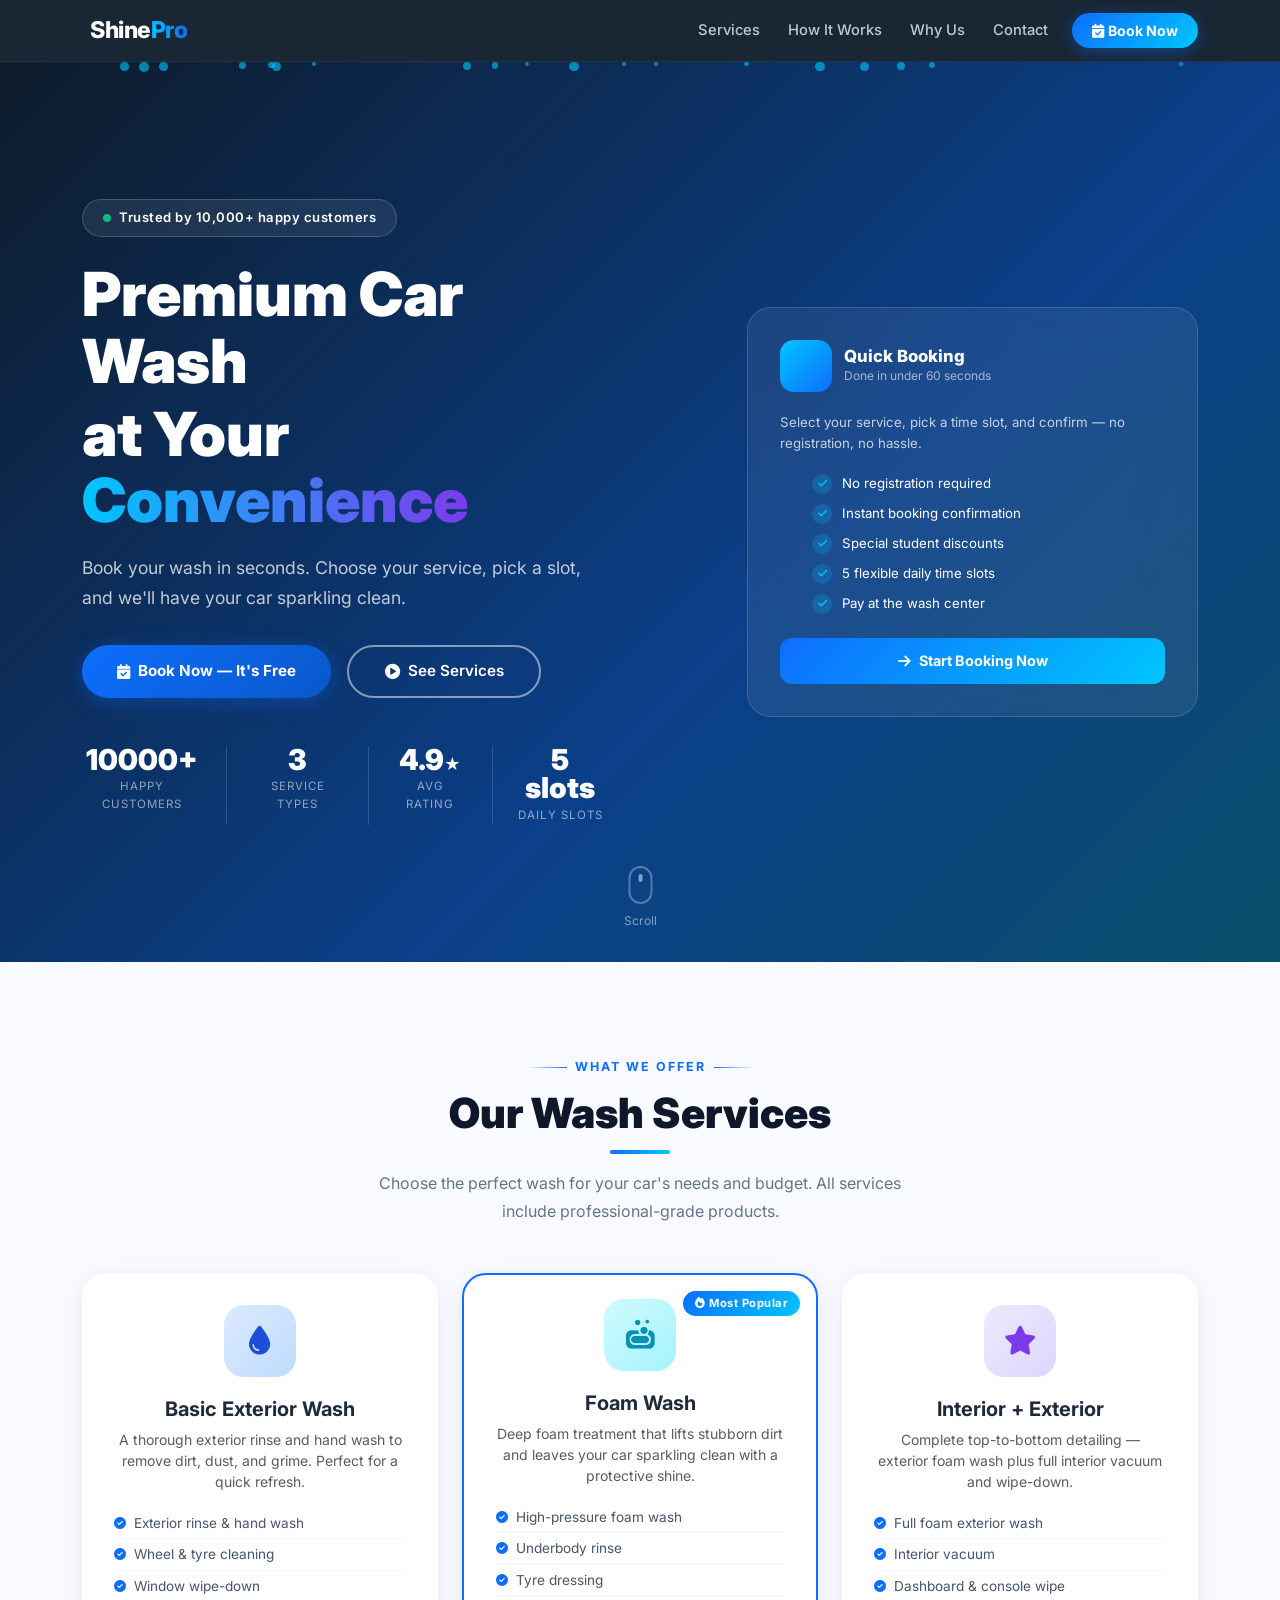
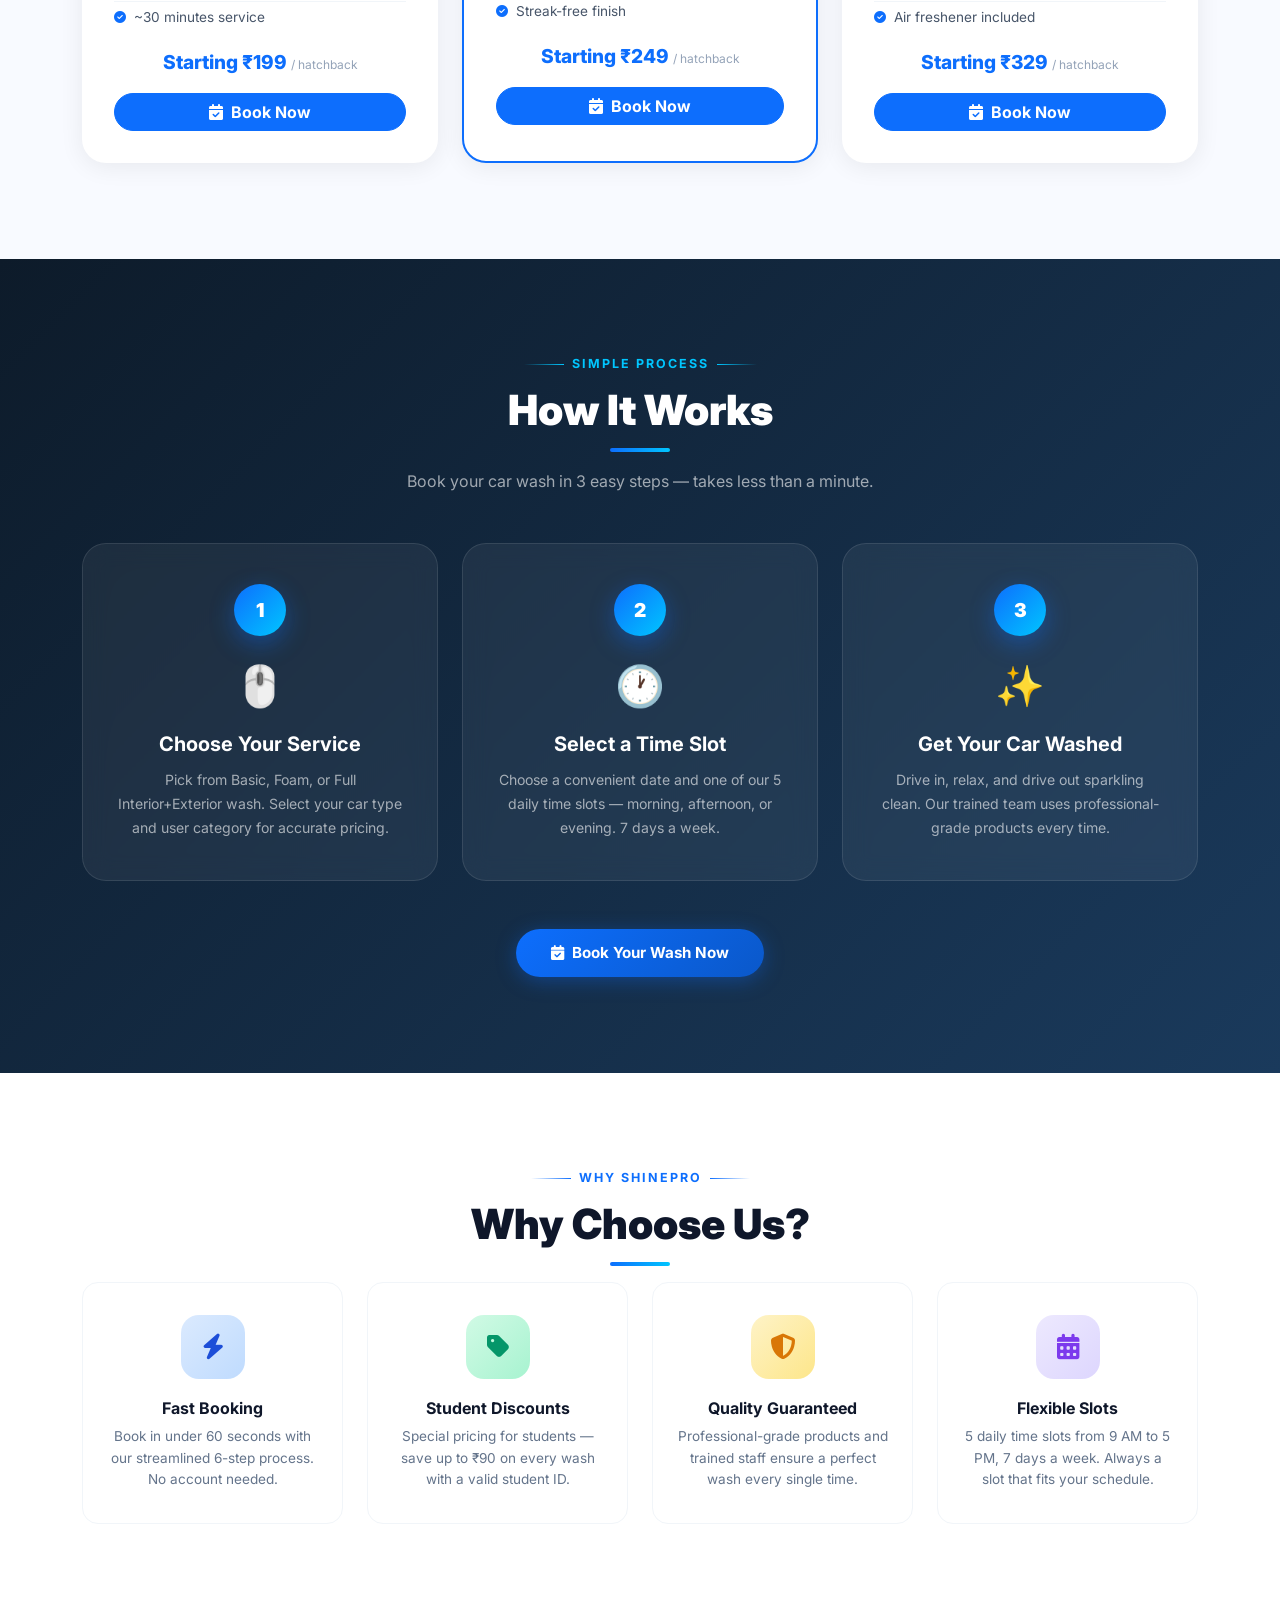
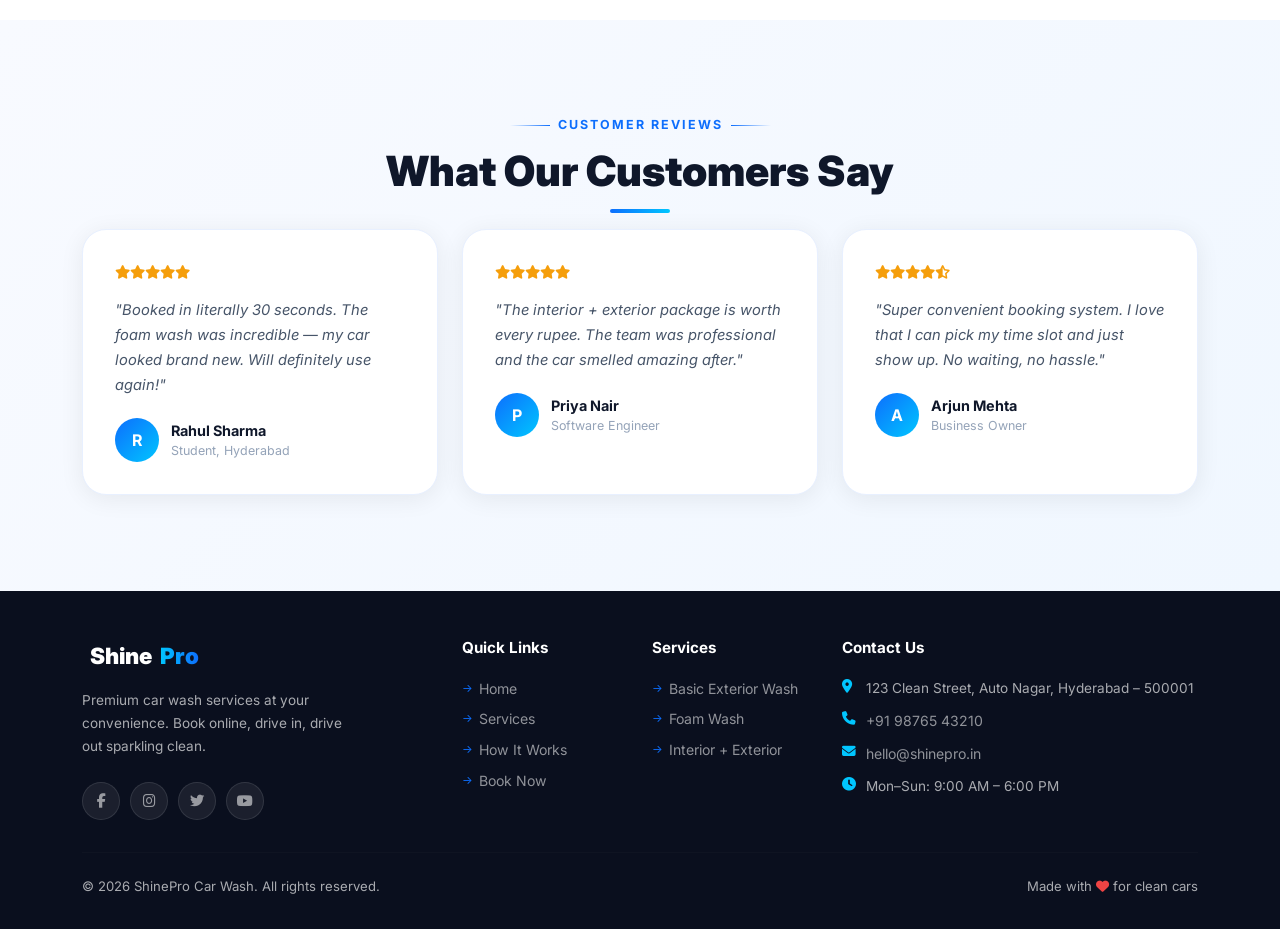
<file: index.html>
﻿<!DOCTYPE html>
<html lang="en">
<head>
  <meta charset="UTF-8" />
  <meta name="viewport" content="width=device-width, initial-scale=1.0" />
  <title>ShinePro – Premium Car Wash Booking</title>
  <meta name="description" content="Book your premium car wash in seconds. Basic, Foam, or Full Interior+Exterior wash services." />
  <link href="https://cdn.jsdelivr.net/npm/bootstrap@5.3.3/dist/css/bootstrap.min.css" rel="stylesheet" />
  <link href="https://cdnjs.cloudflare.com/ajax/libs/font-awesome/6.5.0/css/all.min.css" rel="stylesheet" />
  <link href="https://fonts.googleapis.com/css2?family=Inter:wght@400;500;600;700;800;900&display=swap" rel="stylesheet" />
  <link href="css/style.css" rel="stylesheet" />
  <style>body{font-family:'Inter',system-ui,sans-serif}</style>
</head>
<body>

<!-- ═══ NAVBAR ═══ -->
<nav class="navbar navbar-expand-lg sticky-top">
  <div class="container">
    <a class="navbar-brand" href="index.html">
      <i class="fas fa-car-wash brand-icon"></i>Shine<span>Pro</span>
    </a>
    <button class="navbar-toggler border-0" type="button" data-bs-toggle="collapse" data-bs-target="#navMenu" aria-label="Toggle navigation">
      <span class="navbar-toggler-icon"></span>
    </button>
    <div class="collapse navbar-collapse" id="navMenu">
      <ul class="navbar-nav ms-auto align-items-lg-center gap-lg-1">
        <li class="nav-item"><a class="nav-link" href="#services">Services</a></li>
        <li class="nav-item"><a class="nav-link" href="#how-it-works">How It Works</a></li>
        <li class="nav-item"><a class="nav-link" href="#why-us">Why Us</a></li>
        <li class="nav-item"><a class="nav-link" href="#contact">Contact</a></li>
        <li class="nav-item ms-lg-2 mt-2 mt-lg-0">
          <a class="btn-book-nav btn btn-sm" href="booking.html">
            <i class="fas fa-calendar-check me-1"></i>Book Now
          </a>
        </li>
      </ul>
    </div>
  </div>
</nav>

<!-- ═══ HERO ═══ -->
<section class="hero-section">
  <div class="hero-bg-img"></div>
  <div class="hero-overlay"></div>
  <div id="heroParticles" class="hero-particles"></div>

  <div class="container position-relative" style="z-index:2">
    <div class="row align-items-center min-vh-100 py-5">

      <div class="col-lg-6 hero-content">
        <div class="hero-badge">
          <span class="badge-dot"></span>
          Trusted by 10,000+ happy customers
        </div>
        <h1 class="hero-title">
          Premium Car Wash
          <span class="line2">at Your <span class="highlight">Convenience</span></span>
        </h1>
        <p class="hero-subtitle">
          Book your wash in seconds. Choose your service, pick a slot, and we'll have your car sparkling clean.
        </p>
        <div class="hero-cta-group">
          <a href="booking.html" class="btn-primary-custom">
            <i class="fas fa-calendar-check"></i>Book Now — It's Free
          </a>
          <a href="#services" class="btn-outline-custom">
            <i class="fas fa-play-circle"></i>See Services
          </a>
        </div>
        <div class="hero-stats">
          <div class="hero-stat">
            <span class="number" data-count="10000" data-suffix="+">10000+</span>
            <span class="label">Happy Customers</span>
          </div>
          <div class="hero-stat">
            <span class="number">3</span>
            <span class="label">Service Types</span>
          </div>
          <div class="hero-stat">
            <span class="number">4.9<span style="font-size:1rem">★</span></span>
            <span class="label">Avg Rating</span>
          </div>
          <div class="hero-stat">
            <span class="number" data-count="5" data-suffix=" slots">5 slots</span>
            <span class="label">Daily Slots</span>
          </div>
        </div>
      </div>

      <div class="col-lg-5 offset-lg-1 hero-visual mt-5 mt-lg-0">
        <div class="hero-card-float">
          <div class="card-header-row">
            <div class="card-icon-wrap"><i class="fas fa-car-wash"></i></div>
            <div>
              <h5>Quick Booking</h5>
              <p style="font-size:0.75rem;opacity:0.6;margin:0">Done in under 60 seconds</p>
            </div>
          </div>
          <p>Select your service, pick a time slot, and confirm — no registration, no hassle.</p>
          <ul class="hero-checklist">
            <li><span class="chk"><i class="fas fa-check"></i></span>No registration required</li>
            <li><span class="chk"><i class="fas fa-check"></i></span>Instant booking confirmation</li>
            <li><span class="chk"><i class="fas fa-check"></i></span>Special student discounts</li>
            <li><span class="chk"><i class="fas fa-check"></i></span>5 flexible daily time slots</li>
            <li><span class="chk"><i class="fas fa-check"></i></span>Pay at the wash center</li>
          </ul>
          <a href="booking.html" class="btn-start">
            <i class="fas fa-arrow-right me-2"></i>Start Booking Now
          </a>
        </div>
      </div>

    </div>
  </div>

  <div class="scroll-indicator">
    <div class="scroll-mouse"><div class="scroll-wheel"></div></div>
    <span>Scroll</span>
  </div>
</section>

<!-- ═══ SERVICES ═══ -->
<section class="section-pad services-section" id="services">
  <div class="container">
    <div class="text-center reveal">
      <div class="section-eyebrow">What We Offer</div>
      <h2 class="section-title">Our Wash Services</h2>
      <div class="section-divider mx-auto"></div>
      <p class="section-subtitle">Choose the perfect wash for your car's needs and budget. All services include professional-grade products.</p>
    </div>

    <div class="row g-4">

      <div class="col-md-4 reveal reveal-delay-1">
        <div class="service-card">
          <div class="card-body text-center">
            <div class="card-icon blue"><i class="fas fa-tint"></i></div>
            <h5 class="fw-bold mb-2">Basic Exterior Wash</h5>
            <p class="text-muted small mb-3">A thorough exterior rinse and hand wash to remove dirt, dust, and grime. Perfect for a quick refresh.</p>
            <ul class="feature-list text-start mb-3">
              <li><i class="fas fa-check-circle"></i>Exterior rinse &amp; hand wash</li>
              <li><i class="fas fa-check-circle"></i>Wheel &amp; tyre cleaning</li>
              <li><i class="fas fa-check-circle"></i>Window wipe-down</li>
              <li><i class="fas fa-check-circle"></i>~30 minutes service</li>
            </ul>
            <div class="price-tag mb-3">Starting ₹199 <small>/ hatchback</small></div>
            <a href="booking.html" class="btn btn-primary w-100 fw-bold" style="border-radius:50px">
              <i class="fas fa-calendar-check me-2"></i>Book Now
            </a>
          </div>
        </div>
      </div>

      <div class="col-md-4 reveal reveal-delay-2">
        <div class="service-card" style="border:2px solid #0d6efd">
          <div class="popular-badge"><i class="fas fa-fire me-1"></i>Most Popular</div>
          <div class="card-body text-center pt-4">
            <div class="card-icon cyan"><i class="fas fa-soap"></i></div>
            <h5 class="fw-bold mb-2">Foam Wash</h5>
            <p class="text-muted small mb-3">Deep foam treatment that lifts stubborn dirt and leaves your car sparkling clean with a protective shine.</p>
            <ul class="feature-list text-start mb-3">
              <li><i class="fas fa-check-circle"></i>High-pressure foam wash</li>
              <li><i class="fas fa-check-circle"></i>Underbody rinse</li>
              <li><i class="fas fa-check-circle"></i>Tyre dressing</li>
              <li><i class="fas fa-check-circle"></i>Streak-free finish</li>
            </ul>
            <div class="price-tag mb-3">Starting ₹249 <small>/ hatchback</small></div>
            <a href="booking.html" class="btn btn-primary w-100 fw-bold" style="border-radius:50px">
              <i class="fas fa-calendar-check me-2"></i>Book Now
            </a>
          </div>
        </div>
      </div>

      <div class="col-md-4 reveal reveal-delay-3">
        <div class="service-card">
          <div class="card-body text-center">
            <div class="card-icon purple"><i class="fas fa-star"></i></div>
            <h5 class="fw-bold mb-2">Interior + Exterior</h5>
            <p class="text-muted small mb-3">Complete top-to-bottom detailing — exterior foam wash plus full interior vacuum and wipe-down.</p>
            <ul class="feature-list text-start mb-3">
              <li><i class="fas fa-check-circle"></i>Full foam exterior wash</li>
              <li><i class="fas fa-check-circle"></i>Interior vacuum</li>
              <li><i class="fas fa-check-circle"></i>Dashboard &amp; console wipe</li>
              <li><i class="fas fa-check-circle"></i>Air freshener included</li>
            </ul>
            <div class="price-tag mb-3">Starting ₹329 <small>/ hatchback</small></div>
            <a href="booking.html" class="btn btn-primary w-100 fw-bold" style="border-radius:50px">
              <i class="fas fa-calendar-check me-2"></i>Book Now
            </a>
          </div>
        </div>
      </div>

    </div>
  </div>
</section>

<!-- ═══ HOW IT WORKS ═══ -->
<section class="section-pad how-section" id="how-it-works">
  <div class="container">
    <div class="text-center reveal">
      <div class="section-eyebrow">Simple Process</div>
      <h2 class="section-title">How It Works</h2>
      <div class="section-divider mx-auto"></div>
      <p class="section-subtitle" style="color:rgba(255,255,255,0.6)">Book your car wash in 3 easy steps — takes less than a minute.</p>
    </div>

    <div class="row g-4 align-items-stretch">
      <div class="col-md-4 reveal reveal-delay-1">
        <div class="step-card">
          <div class="step-number">1</div>
          <span class="step-icon-wrap">🖱️</span>
          <h5>Choose Your Service</h5>
          <p>Pick from Basic, Foam, or Full Interior+Exterior wash. Select your car type and user category for accurate pricing.</p>
        </div>
      </div>
      <div class="col-md-4 reveal reveal-delay-2">
        <div class="step-card">
          <div class="step-number">2</div>
          <span class="step-icon-wrap">🕐</span>
          <h5>Select a Time Slot</h5>
          <p>Choose a convenient date and one of our 5 daily time slots — morning, afternoon, or evening. 7 days a week.</p>
        </div>
      </div>
      <div class="col-md-4 reveal reveal-delay-3">
        <div class="step-card">
          <div class="step-number">3</div>
          <span class="step-icon-wrap">✨</span>
          <h5>Get Your Car Washed</h5>
          <p>Drive in, relax, and drive out sparkling clean. Our trained team uses professional-grade products every time.</p>
        </div>
      </div>
    </div>

    <div class="text-center mt-5 reveal">
      <a href="booking.html" class="btn-primary-custom">
        <i class="fas fa-calendar-check"></i>Book Your Wash Now
      </a>
    </div>
  </div>
</section>

<!-- ═══ WHY CHOOSE US ═══ -->
<section class="section-pad why-section" id="why-us">
  <div class="container">
    <div class="text-center reveal">
      <div class="section-eyebrow">Why ShinePro</div>
      <h2 class="section-title">Why Choose Us?</h2>
      <div class="section-divider mx-auto"></div>
    </div>
    <div class="row g-4">
      <div class="col-sm-6 col-lg-3 reveal reveal-delay-1">
        <div class="why-card">
          <div class="why-icon i1"><i class="fas fa-bolt"></i></div>
          <h6>Fast Booking</h6>
          <p>Book in under 60 seconds with our streamlined 6-step process. No account needed.</p>
        </div>
      </div>
      <div class="col-sm-6 col-lg-3 reveal reveal-delay-2">
        <div class="why-card">
          <div class="why-icon i2"><i class="fas fa-tag"></i></div>
          <h6>Student Discounts</h6>
          <p>Special pricing for students — save up to ₹90 on every wash with a valid student ID.</p>
        </div>
      </div>
      <div class="col-sm-6 col-lg-3 reveal reveal-delay-3">
        <div class="why-card">
          <div class="why-icon i3"><i class="fas fa-shield-alt"></i></div>
          <h6>Quality Guaranteed</h6>
          <p>Professional-grade products and trained staff ensure a perfect wash every single time.</p>
        </div>
      </div>
      <div class="col-sm-6 col-lg-3 reveal reveal-delay-4">
        <div class="why-card">
          <div class="why-icon i4"><i class="fas fa-calendar-alt"></i></div>
          <h6>Flexible Slots</h6>
          <p>5 daily time slots from 9 AM to 5 PM, 7 days a week. Always a slot that fits your schedule.</p>
        </div>
      </div>
    </div>
  </div>
</section>

<!-- ═══ TESTIMONIALS ═══ -->
<section class="section-pad testimonials-section">
  <div class="container">
    <div class="text-center reveal">
      <div class="section-eyebrow">Customer Reviews</div>
      <h2 class="section-title">What Our Customers Say</h2>
      <div class="section-divider mx-auto"></div>
    </div>
    <div class="row g-4">
      <div class="col-md-4 reveal reveal-delay-1">
        <div class="testimonial-card">
          <div class="stars"><i class="fas fa-star"></i><i class="fas fa-star"></i><i class="fas fa-star"></i><i class="fas fa-star"></i><i class="fas fa-star"></i></div>
          <p class="quote">"Booked in literally 30 seconds. The foam wash was incredible — my car looked brand new. Will definitely use again!"</p>
          <div class="author">
            <div class="author-avatar">R</div>
            <div><div class="author-name">Rahul Sharma</div><div class="author-role">Student, Hyderabad</div></div>
          </div>
        </div>
      </div>
      <div class="col-md-4 reveal reveal-delay-2">
        <div class="testimonial-card">
          <div class="stars"><i class="fas fa-star"></i><i class="fas fa-star"></i><i class="fas fa-star"></i><i class="fas fa-star"></i><i class="fas fa-star"></i></div>
          <p class="quote">"The interior + exterior package is worth every rupee. The team was professional and the car smelled amazing after."</p>
          <div class="author">
            <div class="author-avatar">P</div>
            <div><div class="author-name">Priya Nair</div><div class="author-role">Software Engineer</div></div>
          </div>
        </div>
      </div>
      <div class="col-md-4 reveal reveal-delay-3">
        <div class="testimonial-card">
          <div class="stars"><i class="fas fa-star"></i><i class="fas fa-star"></i><i class="fas fa-star"></i><i class="fas fa-star"></i><i class="fas fa-star-half-alt"></i></div>
          <p class="quote">"Super convenient booking system. I love that I can pick my time slot and just show up. No waiting, no hassle."</p>
          <div class="author">
            <div class="author-avatar">A</div>
            <div><div class="author-name">Arjun Mehta</div><div class="author-role">Business Owner</div></div>
          </div>
        </div>
      </div>
    </div>
  </div>
</section>

<!-- ═══ FOOTER ═══ -->
<footer class="footer pt-5 pb-3" id="contact">
  <div class="container">
    <div class="row g-4 mb-4">
      <div class="col-lg-4">
        <div class="footer-brand"><i class="fas fa-car-wash" style="color:#00c6ff"></i>Shine<span>Pro</span></div>
        <p class="footer-desc">Premium car wash services at your convenience. Book online, drive in, drive out sparkling clean.</p>
        <div class="social-links">
          <a href="#" aria-label="Facebook"><i class="fab fa-facebook-f"></i></a>
          <a href="#" aria-label="Instagram"><i class="fab fa-instagram"></i></a>
          <a href="#" aria-label="Twitter"><i class="fab fa-twitter"></i></a>
          <a href="#" aria-label="YouTube"><i class="fab fa-youtube"></i></a>
        </div>
      </div>
      <div class="col-sm-6 col-lg-2">
        <h6>Quick Links</h6>
        <ul class="list-unstyled footer-links">
          <li><a href="index.html">Home</a></li>
          <li><a href="#services">Services</a></li>
          <li><a href="#how-it-works">How It Works</a></li>
          <li><a href="booking.html">Book Now</a></li>
        </ul>
      </div>
      <div class="col-sm-6 col-lg-2">
        <h6>Services</h6>
        <ul class="list-unstyled footer-links">
          <li><a href="booking.html">Basic Exterior Wash</a></li>
          <li><a href="booking.html">Foam Wash</a></li>
          <li><a href="booking.html">Interior + Exterior</a></li>
        </ul>
      </div>
      <div class="col-lg-4">
        <h6>Contact Us</h6>
        <div class="footer-contact-item"><i class="fas fa-map-marker-alt icon"></i><span>123 Clean Street, Auto Nagar, Hyderabad – 500001</span></div>
        <div class="footer-contact-item"><i class="fas fa-phone icon"></i><a href="tel:+919876543210">+91 98765 43210</a></div>
        <div class="footer-contact-item"><i class="fas fa-envelope icon"></i><a href="mailto:hello@shinepro.in">hello@shinepro.in</a></div>
        <div class="footer-contact-item"><i class="fas fa-clock icon"></i><span>Mon–Sun: 9:00 AM – 6:00 PM</span></div>
      </div>
    </div>
    <hr class="footer-divider" />
    <div class="footer-bottom">
      <p>© 2026 ShinePro Car Wash. All rights reserved.</p>
      <p>Made with <i class="fas fa-heart" style="color:#ef4444"></i> for clean cars</p>
    </div>
  </div>
</footer>

<script src="https://cdn.jsdelivr.net/npm/bootstrap@5.3.3/dist/js/bootstrap.bundle.min.js"></script>
<script src="js/script.js"></script>
</body>
</html>
</file>
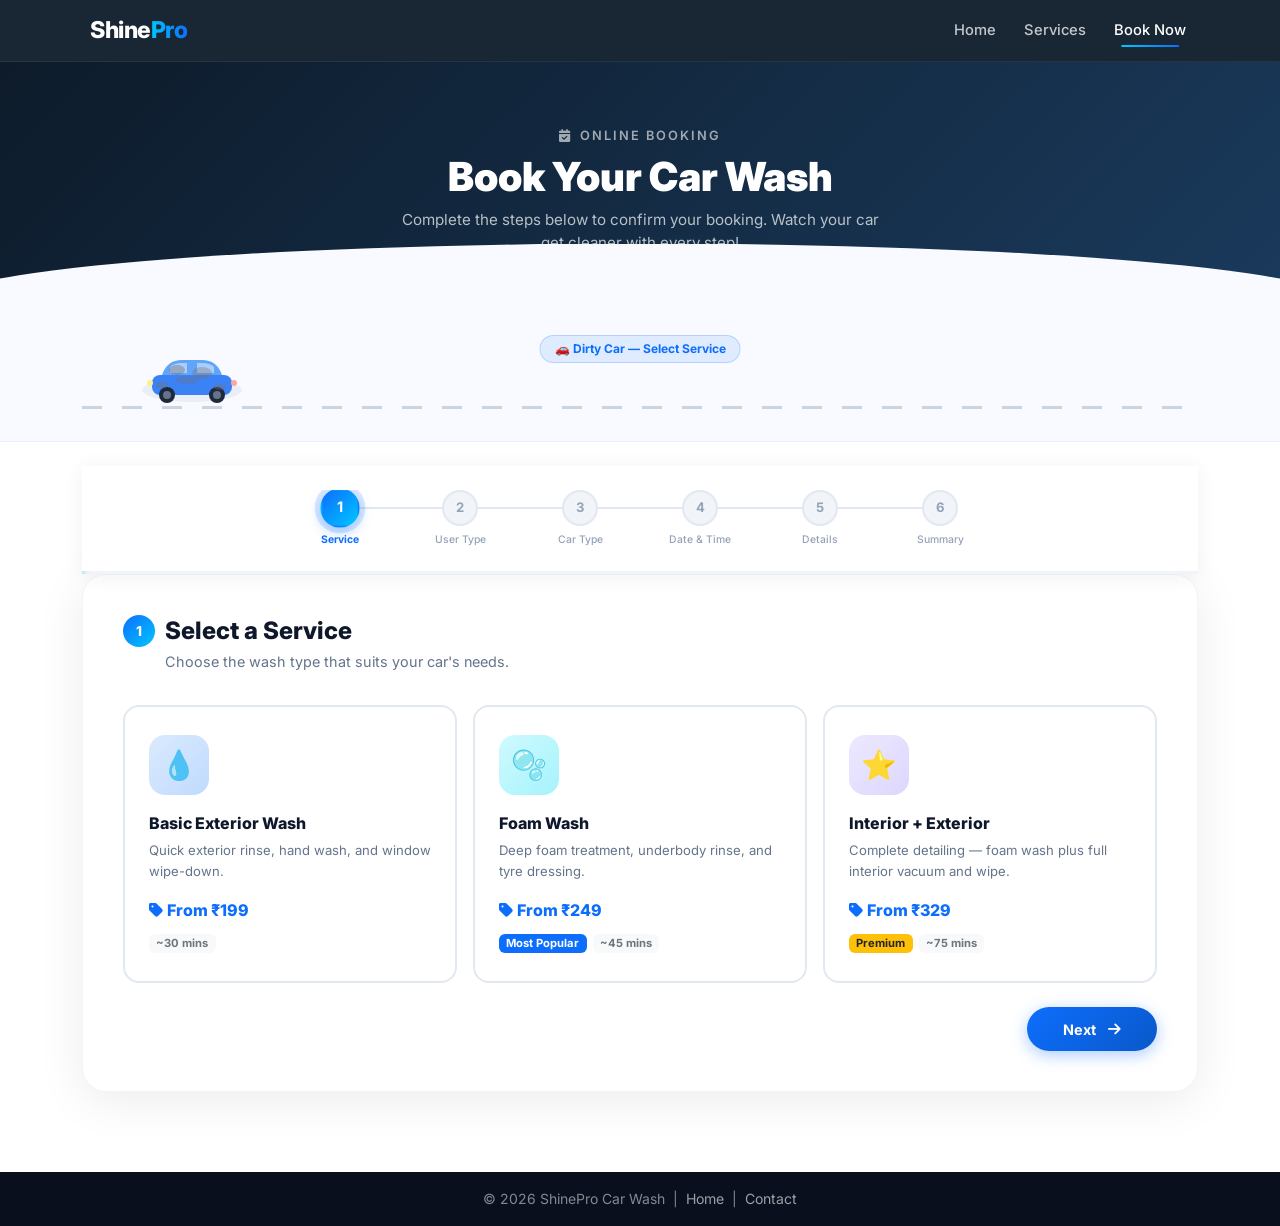
<file: booking.html>
﻿<!DOCTYPE html>
<html lang="en">
<head>
  <meta charset="UTF-8" />
  <meta name="viewport" content="width=device-width, initial-scale=1.0" />
  <title>Book a Car Wash – ShinePro</title>
  <meta name="description" content="Book your premium car wash in 6 easy steps. Watch your car get cleaner with every step!" />
  <link href="https://cdn.jsdelivr.net/npm/bootstrap@5.3.3/dist/css/bootstrap.min.css" rel="stylesheet" />
  <link href="https://cdnjs.cloudflare.com/ajax/libs/font-awesome/6.5.0/css/all.min.css" rel="stylesheet" />
  <link href="https://fonts.googleapis.com/css2?family=Inter:wght@400;500;600;700;800;900&display=swap" rel="stylesheet" />
  <link href="css/style.css" rel="stylesheet" />
  <style>body{font-family:'Inter',system-ui,sans-serif}</style>
</head>
<body>

<!-- ═══ NAVBAR ═══ -->
<nav class="navbar navbar-expand-lg sticky-top">
  <div class="container">
    <a class="navbar-brand" href="index.html">
      <i class="fas fa-car-wash brand-icon"></i>Shine<span>Pro</span>
    </a>
    <button class="navbar-toggler border-0" type="button" data-bs-toggle="collapse" data-bs-target="#navMenu">
      <span class="navbar-toggler-icon"></span>
    </button>
    <div class="collapse navbar-collapse" id="navMenu">
      <ul class="navbar-nav ms-auto align-items-lg-center gap-lg-1">
        <li class="nav-item"><a class="nav-link" href="index.html">Home</a></li>
        <li class="nav-item"><a class="nav-link" href="index.html#services">Services</a></li>
        <li class="nav-item"><a class="nav-link active" href="booking.html">Book Now</a></li>
      </ul>
    </div>
  </div>
</nav>

<!-- ═══ BOOKING HERO ═══ -->
<div class="booking-hero">
  <div class="container text-center position-relative">
    <p class="mb-2" style="color:rgba(255,255,255,0.6);font-size:0.8rem;letter-spacing:2px;text-transform:uppercase;font-weight:600">
      <i class="fas fa-calendar-check me-2"></i>Online Booking
    </p>
    <h1>Book Your Car Wash</h1>
    <p style="color:rgba(255,255,255,0.7);font-size:0.95rem;max-width:480px;margin:0 auto">
      Complete the steps below to confirm your booking. Watch your car get cleaner with every step!
    </p>
  </div>
</div>

<!-- ═══ CAR ANIMATION STRIP ═══ -->
<div class="car-animation-strip">
  <div class="container">
    <div id="carTrack" class="car-track">
      <div class="car-track-road"></div>
      <div id="carStepLabel" class="car-step-label">🚗 Dirty Car — Select Service</div>
      <div id="carSvgWrap" class="car-svg-wrap" style="left:10px">
        <!-- Car SVG -->
        <svg width="120" height="60" viewBox="0 0 120 60" xmlns="http://www.w3.org/2000/svg">
          <!-- Car body -->
          <ellipse cx="60" cy="45" rx="50" ry="12" fill="#cbd5e1" opacity="0.3"/>
          <rect x="20" y="30" width="80" height="20" rx="8" fill="#3b82f6"/>
          <path d="M 30 30 Q 35 15 50 15 L 70 15 Q 85 15 90 30 Z" fill="#60a5fa"/>
          <!-- Windows -->
          <path d="M 38 22 Q 42 18 50 18 L 55 18 L 55 28 L 38 28 Z" fill="#dbeafe" opacity="0.6"/>
          <path d="M 65 18 L 70 18 Q 78 18 82 22 L 82 28 L 65 28 Z" fill="#dbeafe" opacity="0.6"/>
          <!-- Wheels -->
          <circle cx="35" cy="50" r="8" fill="#1e293b"/>
          <circle cx="35" cy="50" r="4" fill="#64748b"/>
          <circle cx="85" cy="50" r="8" fill="#1e293b"/>
          <circle cx="85" cy="50" r="4" fill="#64748b"/>
          <!-- Headlights -->
          <circle cx="18" cy="38" r="3" fill="#fef08a"/>
          <circle cx="102" cy="38" r="3" fill="#fca5a5"/>
          <!-- Dirt overlay -->
          <g id="carDirt" style="opacity:1">
            <ellipse cx="45" cy="25" rx="8" ry="5" fill="#78716c" opacity="0.4"/>
            <ellipse cx="70" cy="28" rx="10" ry="6" fill="#78716c" opacity="0.35"/>
            <ellipse cx="55" cy="35" rx="12" ry="4" fill="#78716c" opacity="0.3"/>
            <ellipse cx="30" cy="40" rx="6" ry="3" fill="#78716c" opacity="0.4"/>
            <ellipse cx="88" cy="42" rx="7" ry="3" fill="#78716c" opacity="0.35"/>
          </g>
        </svg>
        <!-- Wash drops overlay -->
        <div id="washDrops" class="wash-drops">
          <div class="wash-drop-anim" style="left:20%;top:10%;animation-delay:0s"></div>
          <div class="wash-drop-anim" style="left:40%;top:15%;animation-delay:0.1s"></div>
          <div class="wash-drop-anim" style="left:60%;top:12%;animation-delay:0.2s"></div>
          <div class="wash-drop-anim" style="left:80%;top:18%;animation-delay:0.15s"></div>
          <div class="wash-drop-anim" style="left:30%;top:8%;animation-delay:0.25s"></div>
          <div class="wash-drop-anim" style="left:70%;top:20%;animation-delay:0.05s"></div>
        </div>
      </div>
    </div>
  </div>
</div>

<!-- ═══ MAIN BOOKING AREA ═══ -->
<div class="container py-4">

  <!-- Step Indicator -->
  <div class="step-indicator-wrap">
    <div class="step-indicator">
      <div class="step-item active" id="si-1">
        <div class="step-dot">1</div>
        <span class="step-label">Service</span>
      </div>
      <div class="step-item" id="si-2">
        <div class="step-dot">2</div>
        <span class="step-label">User Type</span>
      </div>
      <div class="step-item" id="si-3">
        <div class="step-dot">3</div>
        <span class="step-label">Car Type</span>
      </div>
      <div class="step-item" id="si-4">
        <div class="step-dot">4</div>
        <span class="step-label">Date & Time</span>
      </div>
      <div class="step-item" id="si-5">
        <div class="step-dot">5</div>
        <span class="step-label">Details</span>
      </div>
      <div class="step-item" id="si-6">
        <div class="step-dot">6</div>
        <span class="step-label">Summary</span>
      </div>
    </div>
    <div class="booking-progress"><div class="booking-progress-bar" id="progressBar" style="width:0%"></div></div>
  </div>

  <!-- Booking Container -->
  <div class="booking-container">

    <!-- ─── STEP 1: Select Service ─────────────────── -->
    <div class="form-step active" id="step-1">
      <h4 class="step-heading">
        <span class="step-num-badge">1</span>
        Select a Service
      </h4>
      <p class="step-subheading">Choose the wash type that suits your car's needs.</p>

      <div class="row g-3">
        <div class="col-md-4">
          <div class="booking-service-card" data-service="basic" onclick="selectService('basic')">
            <div class="check-badge"><i class="fas fa-check"></i></div>
            <div class="svc-icon-wrap blue">💧</div>
            <div class="svc-title">Basic Exterior Wash</div>
            <div class="svc-desc">Quick exterior rinse, hand wash, and window wipe-down.</div>
            <div class="svc-price"><i class="fas fa-tag me-1"></i>From ₹199</div>
            <div class="svc-meta">
              <span class="badge bg-light text-secondary" style="font-size:0.7rem">~30 mins</span>
            </div>
          </div>
        </div>

        <div class="col-md-4">
          <div class="booking-service-card" data-service="foam" onclick="selectService('foam')">
            <div class="check-badge"><i class="fas fa-check"></i></div>
            <div class="svc-icon-wrap cyan">🫧</div>
            <div class="svc-title">Foam Wash</div>
            <div class="svc-desc">Deep foam treatment, underbody rinse, and tyre dressing.</div>
            <div class="svc-price"><i class="fas fa-tag me-1"></i>From ₹249</div>
            <div class="svc-meta">
              <span class="badge bg-primary text-white" style="font-size:0.7rem">Most Popular</span>
              <span class="badge bg-light text-secondary" style="font-size:0.7rem">~45 mins</span>
            </div>
          </div>
        </div>

        <div class="col-md-4">
          <div class="booking-service-card" data-service="full" onclick="selectService('full')">
            <div class="check-badge"><i class="fas fa-check"></i></div>
            <div class="svc-icon-wrap purple">⭐</div>
            <div class="svc-title">Interior + Exterior</div>
            <div class="svc-desc">Complete detailing — foam wash plus full interior vacuum and wipe.</div>
            <div class="svc-price"><i class="fas fa-tag me-1"></i>From ₹329</div>
            <div class="svc-meta">
              <span class="badge bg-warning text-dark" style="font-size:0.7rem">Premium</span>
              <span class="badge bg-light text-secondary" style="font-size:0.7rem">~75 mins</span>
            </div>
          </div>
        </div>
      </div>

      <div class="d-flex justify-content-end mt-4">
        <button class="btn-nav-next" onclick="nextStep()">
          Next <i class="fas fa-arrow-right ms-1"></i>
        </button>
      </div>
    </div>

    <!-- ─── STEP 2: User Type ──────────────────────── -->
    <div class="form-step" id="step-2">
      <h4 class="step-heading">
        <span class="step-num-badge">2</span>
        Select User Type
      </h4>
      <p class="step-subheading">Students get special discounted pricing on all services.</p>

      <div class="row g-3">
        <div class="col-md-6">
          <div class="user-type-option" data-type="student" onclick="selectUserType('student')">
            <div class="ut-check"><i class="fas fa-check"></i></div>
            <div class="ut-icon student"><i class="fas fa-graduation-cap"></i></div>
            <div>
              <div class="ut-label">Student</div>
              <div class="ut-desc">Valid student ID required at service time.</div>
            </div>
            <div class="ms-auto">
              <span class="badge bg-success" style="font-size:0.7rem">Save up to ₹90</span>
            </div>
          </div>
        </div>

        <div class="col-md-6">
          <div class="user-type-option" data-type="others" onclick="selectUserType('others')">
            <div class="ut-check"><i class="fas fa-check"></i></div>
            <div class="ut-icon others"><i class="fas fa-user-tie"></i></div>
            <div>
              <div class="ut-label">Others</div>
              <div class="ut-desc">Regular pricing for all non-student customers.</div>
            </div>
          </div>
        </div>
      </div>

      <div class="d-flex justify-content-between mt-4">
        <button class="btn-nav-prev" onclick="prevStep()">
          <i class="fas fa-arrow-left me-1"></i>Back
        </button>
        <button class="btn-nav-next" onclick="nextStep()">
          Next <i class="fas fa-arrow-right ms-1"></i>
        </button>
      </div>
    </div>

    <!-- ─── STEP 3: Car Type ───────────────────────── -->
    <div class="form-step" id="step-3">
      <h4 class="step-heading">
        <span class="step-num-badge">3</span>
        Select Car Type
      </h4>
      <p class="step-subheading">Pricing varies by car size. Select the type that matches your vehicle.</p>

      <div class="row g-3">
        <div class="col-4">
          <div class="car-type-btn" data-car="hatchback" onclick="selectCarType('hatchback')">
            <div class="car-check"><i class="fas fa-check"></i></div>
            <span class="car-emoji">🚗</span>
            <div class="car-label">Hatchback</div>
            <div class="car-sub">Swift, i20, Polo</div>
          </div>
        </div>

        <div class="col-4">
          <div class="car-type-btn" data-car="sedan" onclick="selectCarType('sedan')">
            <div class="car-check"><i class="fas fa-check"></i></div>
            <span class="car-emoji">🚙</span>
            <div class="car-label">Sedan</div>
            <div class="car-sub">City, Verna, Ciaz</div>
          </div>
        </div>

        <div class="col-4">
          <div class="car-type-btn" data-car="suv" onclick="selectCarType('suv')">
            <div class="car-check"><i class="fas fa-check"></i></div>
            <span class="car-emoji">🛻</span>
            <div class="car-label">SUV</div>
            <div class="car-sub">Creta, Brezza, XUV</div>
          </div>
        </div>
      </div>

      <div class="mt-3 p-3 rounded-3" style="background:#f8fbff;border:1px solid #dbeafe">
        <p class="small text-muted mb-1 fw-semibold"><i class="fas fa-info-circle me-1 text-primary"></i>Pricing Guide</p>
        <div class="row g-2 small text-muted">
          <div class="col-12 col-sm-4"><strong>Hatchback</strong> — smallest size, lowest price</div>
          <div class="col-12 col-sm-4"><strong>Sedan</strong> — mid-size, moderate price</div>
          <div class="col-12 col-sm-4"><strong>SUV</strong> — largest size, premium price</div>
        </div>
      </div>

      <div class="d-flex justify-content-between mt-4">
        <button class="btn-nav-prev" onclick="prevStep()">
          <i class="fas fa-arrow-left me-1"></i>Back
        </button>
        <button class="btn-nav-next" onclick="nextStep()">
          Next <i class="fas fa-arrow-right ms-1"></i>
        </button>
      </div>
    </div>

    <!-- ─── STEP 4: Date & Time ────────────────────── -->
    <div class="form-step" id="step-4">
      <h4 class="step-heading">
        <span class="step-num-badge">4</span>
        Select Date & Time
      </h4>
      <p class="step-subheading">Pick a convenient date and available time slot.</p>

      <div class="mb-4">
        <label class="form-label fw-semibold mb-2">
          <i class="fas fa-calendar me-2 text-primary"></i>Select Date
        </label>
        <input type="date" id="inputDate" class="booking-input" style="max-width:300px" />
      </div>

      <div class="mb-3">
        <label class="form-label fw-semibold mb-3">
          <i class="fas fa-clock me-2 text-primary"></i>Select Time Slot
        </label>
        <div class="row g-2">
          <div class="col-6 col-sm-4 col-md-3 col-lg-2">
            <div class="time-slot-btn" data-time="9:00 AM" onclick="selectTimeSlot('9:00 AM')">
              <span class="slot-icon">🌅</span>
              <span class="slot-text">9:00 AM</span>
            </div>
          </div>
          <div class="col-6 col-sm-4 col-md-3 col-lg-2">
            <div class="time-slot-btn" data-time="11:00 AM" onclick="selectTimeSlot('11:00 AM')">
              <span class="slot-icon">☀️</span>
              <span class="slot-text">11:00 AM</span>
            </div>
          </div>
          <div class="col-6 col-sm-4 col-md-3 col-lg-2">
            <div class="time-slot-btn" data-time="1:00 PM" onclick="selectTimeSlot('1:00 PM')">
              <span class="slot-icon">🌤️</span>
              <span class="slot-text">1:00 PM</span>
            </div>
          </div>
          <div class="col-6 col-sm-4 col-md-3 col-lg-2">
            <div class="time-slot-btn" data-time="3:00 PM" onclick="selectTimeSlot('3:00 PM')">
              <span class="slot-icon">⛅</span>
              <span class="slot-text">3:00 PM</span>
            </div>
          </div>
          <div class="col-6 col-sm-4 col-md-3 col-lg-2">
            <div class="time-slot-btn" data-time="5:00 PM" onclick="selectTimeSlot('5:00 PM')">
              <span class="slot-icon">🌆</span>
              <span class="slot-text">5:00 PM</span>
            </div>
          </div>
        </div>
      </div>

      <div class="d-flex justify-content-between mt-4">
        <button class="btn-nav-prev" onclick="prevStep()">
          <i class="fas fa-arrow-left me-1"></i>Back
        </button>
        <button class="btn-nav-next" onclick="nextStep()">
          Next <i class="fas fa-arrow-right ms-1"></i>
        </button>
      </div>
    </div>

    <!-- ─── STEP 5: Enter Details ──────────────────── -->
    <div class="form-step" id="step-5">
      <h4 class="step-heading">
        <span class="step-num-badge">5</span>
        Your Details
      </h4>
      <p class="step-subheading">We'll use these details to confirm your booking.</p>

      <div class="row g-3" style="max-width:540px">
        <div class="col-12">
          <label class="form-label fw-semibold mb-2">
            <i class="fas fa-user me-2 text-primary"></i>Full Name
          </label>
          <input type="text" id="inputName" class="booking-input" placeholder="e.g. Rahul Sharma" autocomplete="name" />
          <div class="field-error" id="nameError"><i class="fas fa-exclamation-circle"></i>Please enter your name.</div>
        </div>

        <div class="col-12">
          <label class="form-label fw-semibold mb-2">
            <i class="fas fa-phone me-2 text-primary"></i>Phone Number
          </label>
          <div class="input-group">
            <span class="input-group-text" style="border:2px solid #e2e8f0;border-right:none;border-radius:12px 0 0 12px;background:#f8faff;font-size:0.9rem">
              🇮🇳 +91
            </span>
            <input type="tel" id="inputPhone" class="booking-input" placeholder="10-digit mobile number" maxlength="10" autocomplete="tel" style="border-radius:0 12px 12px 0;border-left:none" />
          </div>
          <div class="field-error" id="phoneError"><i class="fas fa-exclamation-circle"></i>Please enter a valid phone number.</div>
        </div>
      </div>

      <div class="d-flex justify-content-between mt-4">
        <button class="btn-nav-prev" onclick="prevStep()">
          <i class="fas fa-arrow-left me-1"></i>Back
        </button>
        <button class="btn-nav-next" onclick="nextStep()">
          Review Booking <i class="fas fa-arrow-right ms-1"></i>
        </button>
      </div>
    </div>

    <!-- ─── STEP 6: Summary ───────────────────────── -->
    <div class="form-step" id="step-6">
      <h4 class="step-heading">
        <span class="step-num-badge">6</span>
        Booking Summary
      </h4>
      <p class="step-subheading">Review your booking details before confirming.</p>

      <div class="row g-4">
        <div class="col-lg-7">
          <div class="summary-card">
            <div class="summary-row">
              <span class="s-label"><i class="fas fa-car-wash"></i>Service</span>
              <span class="s-value" id="sum-service">—</span>
            </div>
            <div class="summary-row">
              <span class="s-label"><i class="fas fa-user"></i>User Type</span>
              <span class="s-value" id="sum-usertype">—</span>
            </div>
            <div class="summary-row">
              <span class="s-label"><i class="fas fa-car"></i>Car Type</span>
              <span class="s-value" id="sum-cartype">—</span>
            </div>
            <div class="summary-row">
              <span class="s-label"><i class="fas fa-calendar"></i>Date</span>
              <span class="s-value" id="sum-date">—</span>
            </div>
            <div class="summary-row">
              <span class="s-label"><i class="fas fa-clock"></i>Time</span>
              <span class="s-value" id="sum-time">—</span>
            </div>
            <div class="summary-row">
              <span class="s-label"><i class="fas fa-id-card"></i>Name</span>
              <span class="s-value" id="sum-name">—</span>
            </div>
            <div class="summary-row">
              <span class="s-label"><i class="fas fa-phone"></i>Phone</span>
              <span class="s-value" id="sum-phone">—</span>
            </div>
          </div>
        </div>

        <div class="col-lg-5">
          <div class="price-display mb-3">
            <div class="price-label"><i class="fas fa-tag me-1"></i>Your Price</div>
            <div class="price-amount" id="sum-price">₹0</div>
            <div class="price-note">Inclusive of all charges</div>
          </div>

          <div class="p-3 rounded-3 mb-3" style="background:#f0fff4;border:1px solid #b7ebc8">
            <p class="small mb-0 text-success fw-semibold">
              <i class="fas fa-shield-alt me-2"></i>Secure Booking
            </p>
            <p class="small mb-0 text-muted mt-1">
              Your booking is confirmed instantly. No payment required online — pay at the wash center.
            </p>
          </div>

          <button class="btn-confirm" onclick="confirmBooking()">
            <i class="fas fa-check-circle btn-icon"></i>Confirm Booking
          </button>
        </div>
      </div>

      <div class="d-flex justify-content-start mt-4">
        <button class="btn-nav-prev" onclick="prevStep()">
          <i class="fas fa-arrow-left me-1"></i>Back
        </button>
      </div>
    </div>

  </div><!-- /booking-container -->
</div><!-- /container -->

<!-- ═══ TOAST NOTIFICATION ═══ -->
<div id="errorToast" class="toast-notification">
  <i id="toastIcon" class="fas fa-exclamation-circle toast-icon"></i>
  <span id="toastMessage">Please complete this step.</span>
</div>

<!-- ═══ FOOTER (minimal) ═══ -->
<footer class="footer py-3 mt-2">
  <div class="container text-center">
    <p class="small mb-0" style="color:rgba(255,255,255,0.5)">
      © 2026 ShinePro Car Wash &nbsp;|&nbsp;
      <a href="index.html" style="color:rgba(255,255,255,0.6)">Home</a> &nbsp;|&nbsp;
      <a href="index.html#contact" style="color:rgba(255,255,255,0.6)">Contact</a>
    </p>
  </div>
</footer>

<script src="https://cdn.jsdelivr.net/npm/bootstrap@5.3.3/dist/js/bootstrap.bundle.min.js"></script>
<script src="js/script.js"></script>
</body>
</html>
</file>
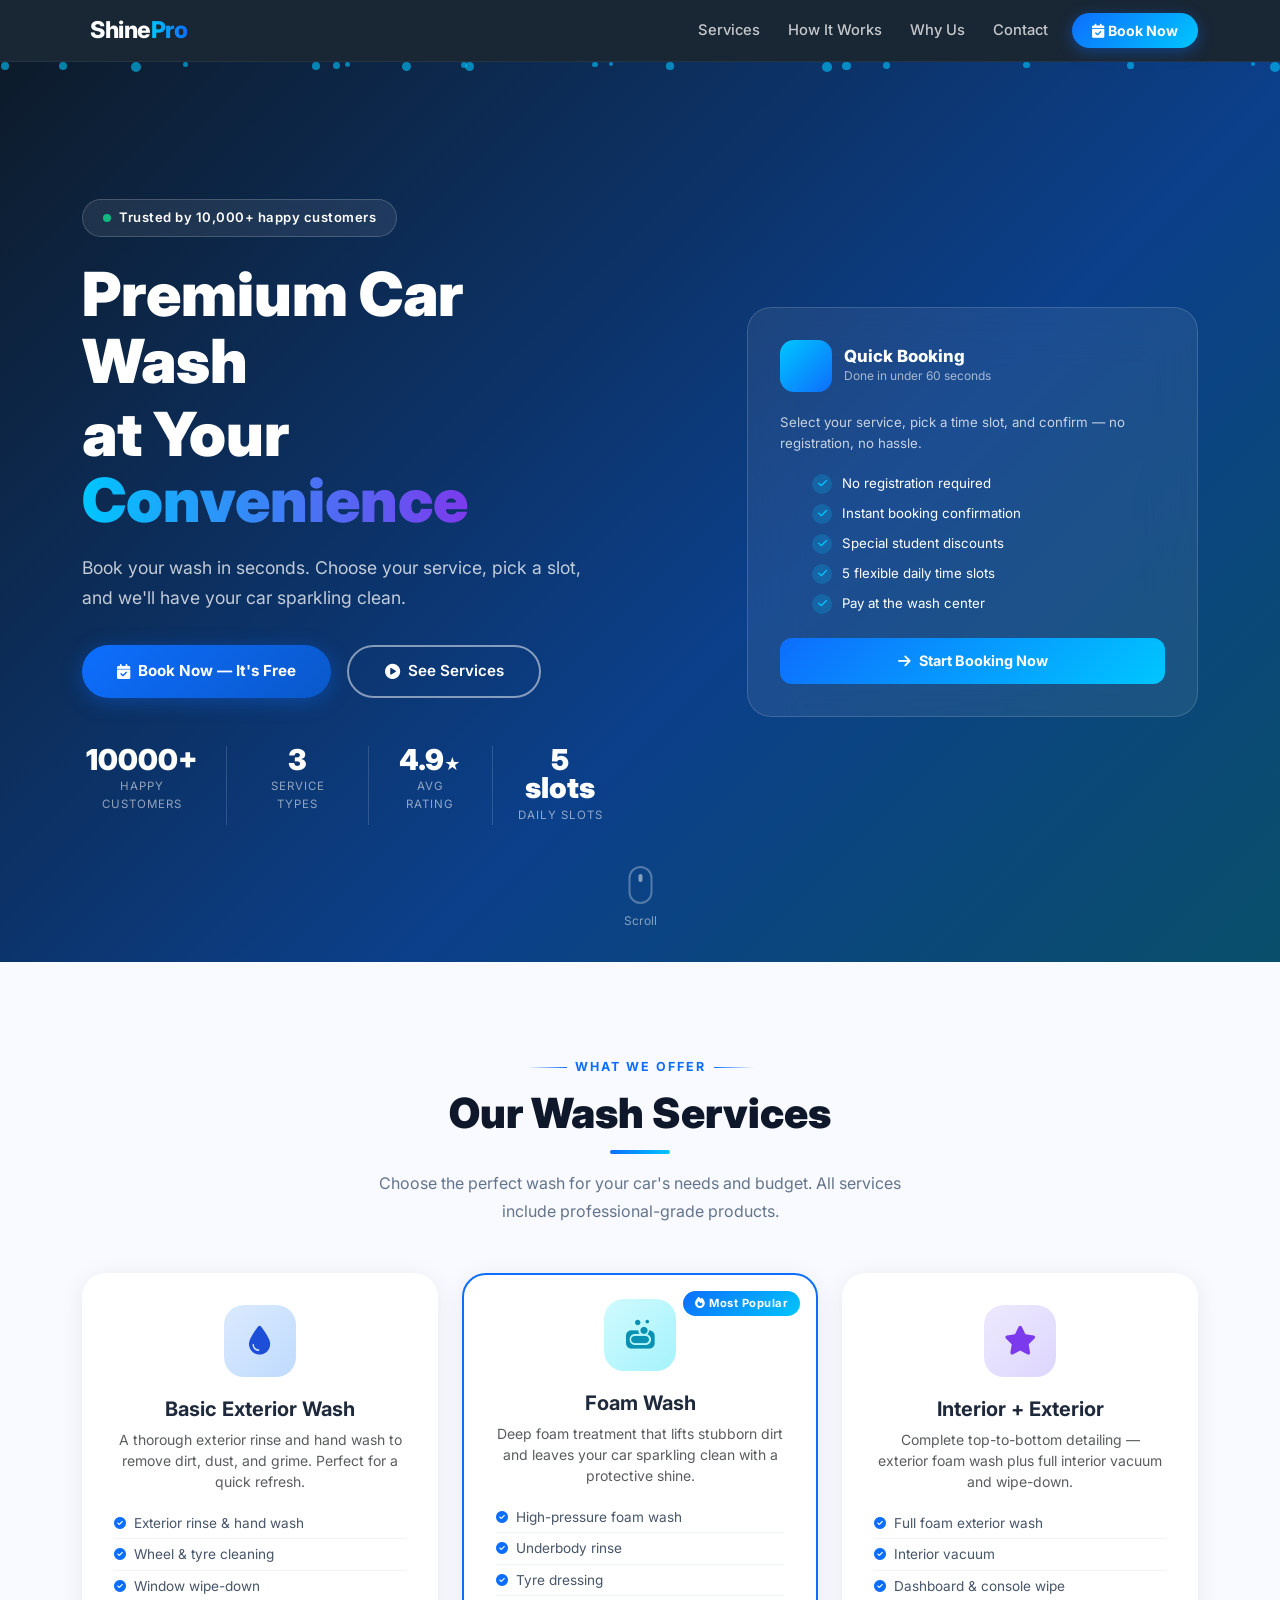
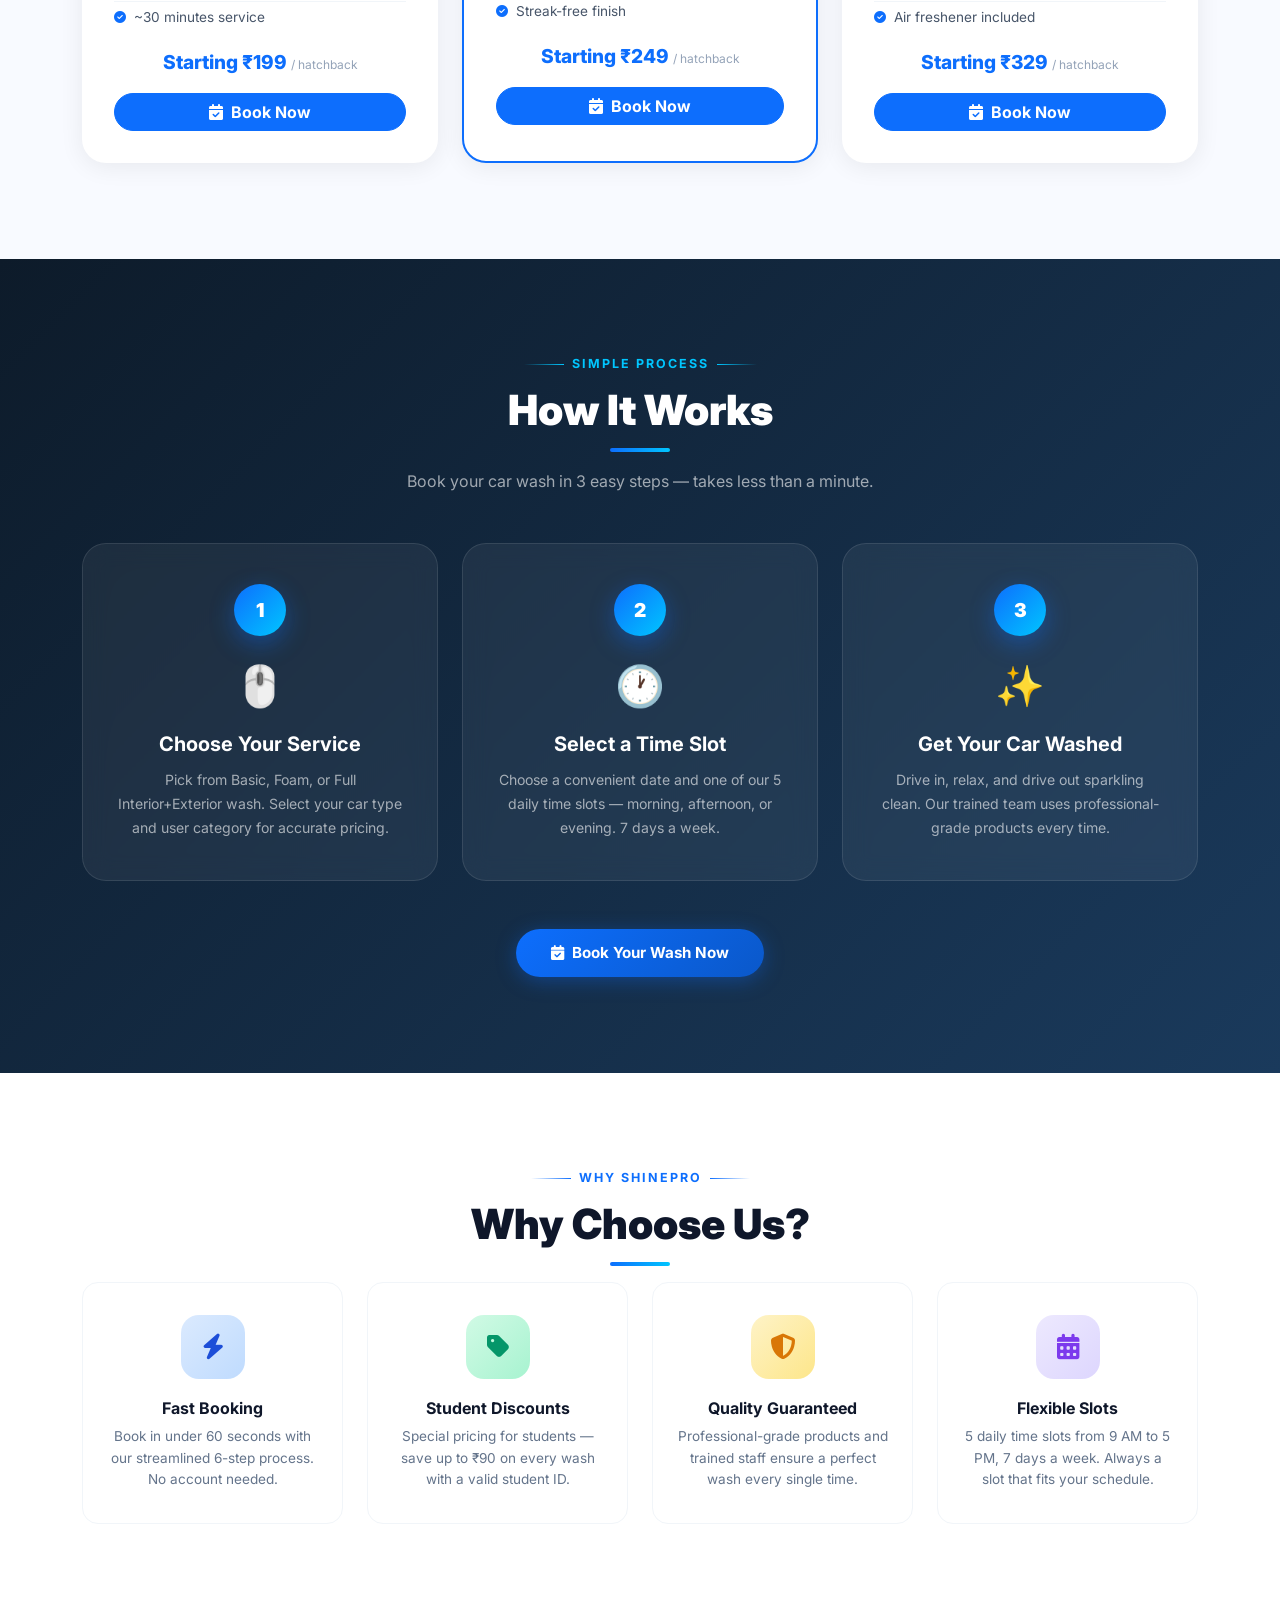
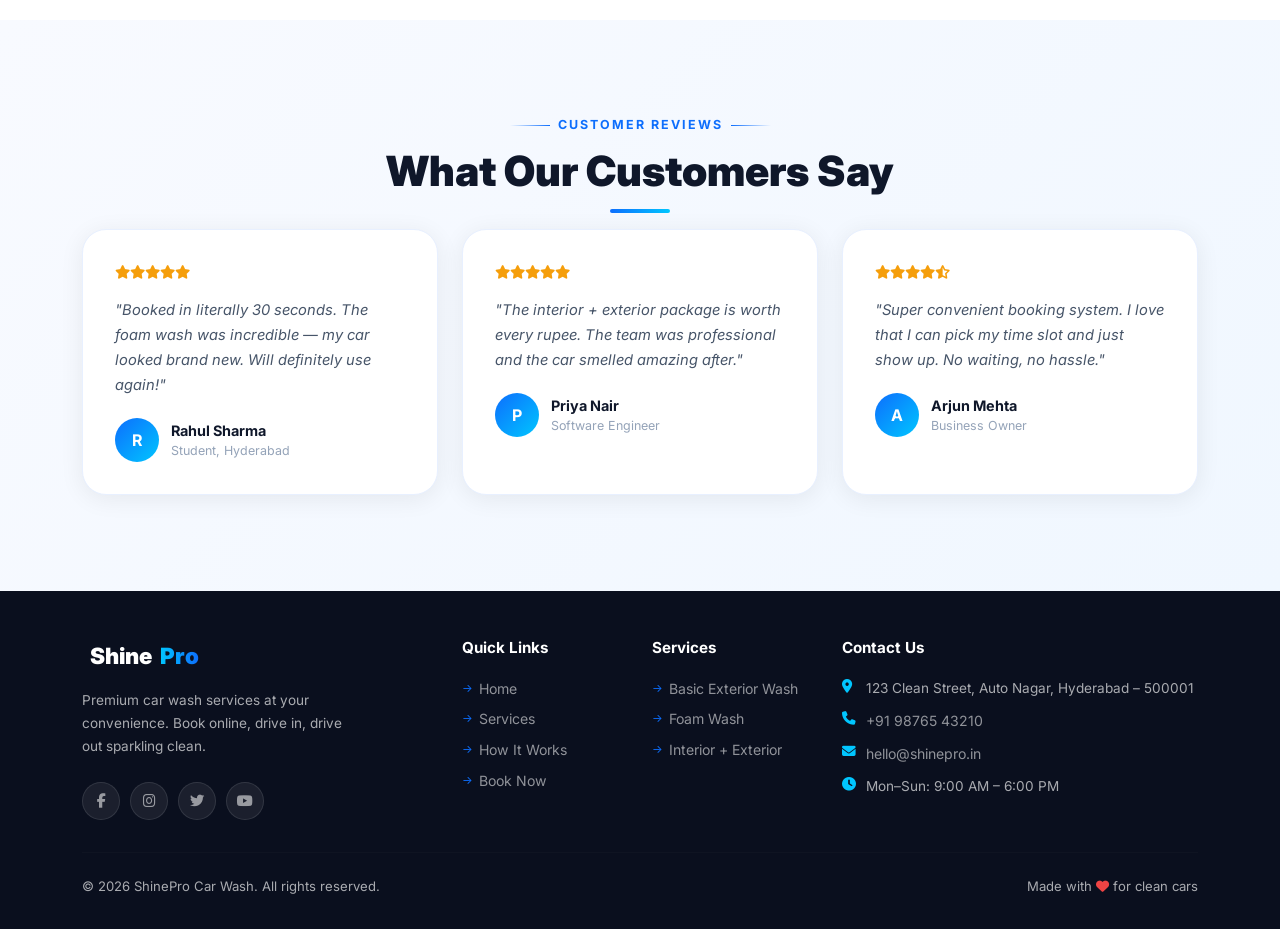
<file: success.html>
﻿<!DOCTYPE html>
<html lang="en">
<head>
  <meta charset="UTF-8" />
  <meta name="viewport" content="width=device-width, initial-scale=1.0" />
  <title>Booking Confirmed – ShinePro</title>
  <meta name="description" content="Your car wash booking has been confirmed. See your booking details." />
  <link href="https://cdn.jsdelivr.net/npm/bootstrap@5.3.3/dist/css/bootstrap.min.css" rel="stylesheet" />
  <link href="https://cdnjs.cloudflare.com/ajax/libs/font-awesome/6.5.0/css/all.min.css" rel="stylesheet" />
  <link href="https://fonts.googleapis.com/css2?family=Inter:wght@400;500;600;700;800;900&display=swap" rel="stylesheet" />
  <link href="css/style.css" rel="stylesheet" />
  <style>body{font-family:'Inter',system-ui,sans-serif}</style>
</head>
<body id="success-page">

<!-- Confetti Canvas -->
<canvas id="confettiCanvas"></canvas>

<!-- ═══ NAVBAR ═══ -->
<nav class="navbar navbar-expand-lg">
  <div class="container">
    <a class="navbar-brand" href="index.html">
      <i class="fas fa-car-wash brand-icon"></i>Shine<span>Pro</span>
    </a>
  </div>
</nav>

<!-- ═══ SUCCESS CONTENT ═══ -->
<div class="success-page">
  <div class="container py-5">
    <div class="success-card">

      <!-- Icon -->
      <div class="success-icon-wrap">
        🎉
      </div>

      <!-- Title -->
      <h2 class="success-title">Booking Confirmed!</h2>
      <p class="success-subtitle">
        Your car wash has been successfully booked. We look forward to seeing you!
      </p>

      <!-- Booking ID -->
      <div class="booking-id-badge">
        <i class="fas fa-hashtag"></i>Booking ID: <span id="sc-id">—</span>
      </div>

      <!-- Clean Car Animation -->
      <div class="clean-car-wrap">
        <svg width="140" height="70" viewBox="0 0 140 70" xmlns="http://www.w3.org/2000/svg">
          <!-- Shadow -->
          <ellipse cx="70" cy="55" rx="58" ry="14" fill="#cbd5e1" opacity="0.25"/>
          <!-- Car body - clean and shiny -->
          <defs>
            <linearGradient id="carShine" x1="0%" y1="0%" x2="100%" y2="100%">
              <stop offset="0%" style="stop-color:#60a5fa;stop-opacity:1" />
              <stop offset="50%" style="stop-color:#3b82f6;stop-opacity:1" />
              <stop offset="100%" style="stop-color:#2563eb;stop-opacity:1" />
            </linearGradient>
            <linearGradient id="roofShine" x1="0%" y1="0%" x2="100%" y2="0%">
              <stop offset="0%" style="stop-color:#93c5fd;stop-opacity:1" />
              <stop offset="50%" style="stop-color:#60a5fa;stop-opacity:1" />
              <stop offset="100%" style="stop-color:#93c5fd;stop-opacity:1" />
            </linearGradient>
          </defs>
          <rect x="25" y="35" width="90" height="22" rx="9" fill="url(#carShine)"/>
          <path d="M 35 35 Q 40 18 58 18 L 82 18 Q 100 18 105 35 Z" fill="url(#roofShine)"/>
          <!-- Windows - clean -->
          <path d="M 43 25 Q 47 21 58 21 L 63 21 L 63 33 L 43 33 Z" fill="#e0f2fe" opacity="0.8"/>
          <path d="M 77 21 L 82 21 Q 93 21 97 25 L 97 33 L 77 33 Z" fill="#e0f2fe" opacity="0.8"/>
          <!-- Wheels - clean -->
          <circle cx="42" cy="57" r="9" fill="#1e293b"/>
          <circle cx="42" cy="57" r="5" fill="#94a3b8"/>
          <circle cx="98" cy="57" r="9" fill="#1e293b"/>
          <circle cx="98" cy="57" r="5" fill="#94a3b8"/>
          <!-- Headlights - bright -->
          <circle cx="22" cy="44" r="3.5" fill="#fef08a" opacity="0.9"/>
          <circle cx="118" cy="44" r="3.5" fill="#fca5a5" opacity="0.9"/>
          <!-- Shine highlights -->
          <ellipse cx="55" cy="28" rx="12" ry="4" fill="#fff" opacity="0.4"/>
          <ellipse cx="85" cy="30" rx="10" ry="3" fill="#fff" opacity="0.35"/>
          <ellipse cx="70" cy="42" rx="15" ry="3" fill="#fff" opacity="0.3"/>
          <!-- Sparkles -->
          <text x="20" y="25" font-size="12" opacity="0.8">✨</text>
          <text x="110" y="30" font-size="10" opacity="0.7">⭐</text>
          <text x="65" y="20" font-size="14" opacity="0.9">💫</text>
        </svg>
      </div>

      <!-- Summary -->
      <div class="success-summary">
        <div class="s-row">
          <span class="key"><i class="fas fa-car-wash"></i>Service</span>
          <span class="val" id="sc-service">—</span>
        </div>
        <div class="s-row">
          <span class="key"><i class="fas fa-user"></i>User Type</span>
          <span class="val" id="sc-usertype">—</span>
        </div>
        <div class="s-row">
          <span class="key"><i class="fas fa-car"></i>Car Type</span>
          <span class="val" id="sc-cartype">—</span>
        </div>
        <div class="s-row">
          <span class="key"><i class="fas fa-calendar"></i>Date</span>
          <span class="val" id="sc-date">—</span>
        </div>
        <div class="s-row">
          <span class="key"><i class="fas fa-clock"></i>Time</span>
          <span class="val" id="sc-time">—</span>
        </div>
        <div class="s-row">
          <span class="key"><i class="fas fa-id-card"></i>Name</span>
          <span class="val" id="sc-name">—</span>
        </div>
        <div class="s-row">
          <span class="key"><i class="fas fa-phone"></i>Phone</span>
          <span class="val" id="sc-phone">—</span>
        </div>
        <div class="s-row success-price-row">
          <span class="key"><i class="fas fa-tag"></i>Amount to Pay</span>
          <span class="val" id="sc-price">—</span>
        </div>
      </div>

      <!-- Info Note -->
      <div class="success-note">
        <p>
          <i class="fas fa-info-circle me-2"></i>
          <strong>Pay at the center.</strong> Please arrive 5 minutes before your slot. Bring a valid ID if you booked as a student.
        </p>
      </div>

      <!-- Actions -->
      <div class="success-actions">
        <a href="index.html" class="btn-home">
          <i class="fas fa-home"></i>Back to Home
        </a>
        <a href="booking.html" class="btn-new-booking">
          <i class="fas fa-plus"></i>New Booking
        </a>
      </div>

    </div>
  </div>
</div>

<script src="https://cdn.jsdelivr.net/npm/bootstrap@5.3.3/dist/js/bootstrap.bundle.min.js"></script>
<script src="js/script.js"></script>
</body>
</html>
</file>
<file: css/style.css>
﻿/* Car Wash Booking System - Enhanced Professional UI */
:root {
  --primary: #0d6efd;
  --primary-dark: #0a58ca;
  --primary-light: #e8f0ff;
  --accent: #00c6ff;
  --accent2: #7c3aed;
  --success: #10b981;
  --warning: #f59e0b;
  --dark: #0d1b2a;
  --card-shadow: 0 4px 24px rgba(0,0,0,0.07);
  --card-shadow-hover: 0 12px 40px rgba(13,110,253,0.2);
  --transition: all 0.35s cubic-bezier(0.4,0,0.2,1);
  --radius: 16px;
  --radius-lg: 24px;
}
*{box-sizing:border-box;margin:0;padding:0}
html{scroll-behavior:smooth}
body{font-family:'Segoe UI',system-ui,-apple-system,sans-serif;color:#1e293b;background:#fff;overflow-x:hidden}

/* ── SCROLLBAR ── */
::-webkit-scrollbar{width:6px}
::-webkit-scrollbar-track{background:#f1f5f9}
::-webkit-scrollbar-thumb{background:linear-gradient(#0d6efd,#00c6ff);border-radius:3px}

/* ── NAVBAR ── */
.navbar{background:rgba(13,27,42,0.95)!important;backdrop-filter:blur(20px);border-bottom:1px solid rgba(255,255,255,0.06);transition:var(--transition)}
.navbar.scrolled{background:rgba(13,27,42,0.98)!important;box-shadow:0 4px 30px rgba(0,0,0,0.3)}
.navbar-brand{font-weight:800;font-size:1.45rem;letter-spacing:-0.5px;color:#fff!important}
.navbar-brand .brand-icon{color:#00c6ff;margin-right:8px;animation:spinOnce 1s ease forwards}
.navbar-brand span{background:linear-gradient(90deg,#00c6ff,#0d6efd);-webkit-background-clip:text;-webkit-text-fill-color:transparent;background-clip:text}
.navbar .nav-link{color:rgba(255,255,255,0.75)!important;font-weight:500;font-size:0.92rem;padding:0.5rem 0.75rem!important;border-radius:8px;transition:var(--transition);position:relative}
.navbar .nav-link::after{content:'';position:absolute;bottom:2px;left:50%;width:0;height:2px;background:linear-gradient(90deg,#00c6ff,#0d6efd);border-radius:1px;transition:all 0.3s ease;transform:translateX(-50%)}
.navbar .nav-link:hover{color:#fff!important}
.navbar .nav-link:hover::after{width:60%}
.navbar .nav-link.active{color:#fff!important}
.navbar .nav-link.active::after{width:60%}
.btn-book-nav{background:linear-gradient(135deg,#0d6efd,#00c6ff)!important;border:none!important;color:#fff!important;border-radius:50px!important;padding:0.45rem 1.25rem!important;font-weight:700!important;font-size:0.88rem!important;box-shadow:0 4px 15px rgba(13,110,253,0.4)!important;transition:var(--transition)!important}
.btn-book-nav:hover{transform:translateY(-2px)!important;box-shadow:0 8px 25px rgba(13,110,253,0.5)!important}

/* ── HERO ── */
.hero-section{position:relative;min-height:100vh;display:flex;align-items:center;background:#0d1b2a;overflow:hidden}
.hero-bg-video{position:absolute;inset:0;z-index:0}
.hero-bg-img{position:absolute;inset:0;background:url('https://images.unsplash.com/photo-1558618666-fcd25c85cd64?w=1920&q=85') center/cover no-repeat;opacity:0.12;z-index:0;transform:scale(1.05);animation:heroZoom 20s ease-in-out infinite alternate}
@keyframes heroZoom{from{transform:scale(1.05)}to{transform:scale(1.12)}}
.hero-overlay{position:absolute;inset:0;background:linear-gradient(135deg,rgba(13,27,42,0.92) 0%,rgba(10,88,202,0.6) 60%,rgba(0,198,255,0.3) 100%);z-index:1}
.hero-particles{position:absolute;inset:0;z-index:1;pointer-events:none}
.hero-content{position:relative;z-index:2}
.hero-visual{position:relative;z-index:2}

/* Animated water drops */
.water-drop{position:absolute;width:6px;height:6px;background:rgba(0,198,255,0.6);border-radius:50%;animation:dropFall linear infinite;pointer-events:none}
@keyframes dropFall{0%{transform:translateY(-20px);opacity:0}10%{opacity:1}90%{opacity:0.3}100%{transform:translateY(100vh);opacity:0}}

.hero-badge{display:inline-flex;align-items:center;gap:8px;background:rgba(255,255,255,0.08);border:1px solid rgba(255,255,255,0.18);color:#fff;padding:8px 20px;border-radius:50px;font-size:0.82rem;font-weight:600;letter-spacing:0.5px;margin-bottom:1.5rem;backdrop-filter:blur(12px);animation:fadeInDown 0.8s ease 0.2s both}
.hero-badge .badge-dot{width:8px;height:8px;background:#10b981;border-radius:50%;animation:pulse 2s infinite}
@keyframes pulse{0%,100%{box-shadow:0 0 0 0 rgba(16,185,129,0.4)}50%{box-shadow:0 0 0 6px rgba(16,185,129,0)}}

.hero-title{font-size:clamp(2.2rem,5.5vw,3.8rem);font-weight:900;color:#fff;line-height:1.1;margin-bottom:1.2rem;animation:fadeInUp 0.8s ease 0.4s both}
.hero-title .line2{display:block;margin-top:0.1em}
.hero-title .highlight{background:linear-gradient(90deg,#00c6ff,#7c3aed);-webkit-background-clip:text;-webkit-text-fill-color:transparent;background-clip:text;position:relative}
.hero-subtitle{font-size:1.1rem;color:rgba(255,255,255,0.75);margin-bottom:2rem;max-width:500px;line-height:1.7;animation:fadeInUp 0.8s ease 0.6s both}
.hero-cta-group{display:flex;flex-wrap:wrap;gap:1rem;animation:fadeInUp 0.8s ease 0.8s both}

.hero-stats{display:flex;gap:0;margin-top:3rem;animation:fadeInUp 0.8s ease 1s both}
.hero-stat{text-align:center;padding:0 1.5rem;border-right:1px solid rgba(255,255,255,0.15)}
.hero-stat:first-child{padding-left:0}
.hero-stat:last-child{border-right:none}
.hero-stat .number{font-size:1.8rem;font-weight:900;color:#fff;display:block;line-height:1}
.hero-stat .label{font-size:0.72rem;color:rgba(255,255,255,0.55);text-transform:uppercase;letter-spacing:1px;margin-top:4px;display:block}

/* Hero floating card */
.hero-card-float{background:rgba(255,255,255,0.07);backdrop-filter:blur(24px);border:1px solid rgba(255,255,255,0.15);border-radius:var(--radius-lg);padding:2rem;color:#fff;animation:floatCard 6s ease-in-out infinite,fadeInRight 0.8s ease 0.5s both}
@keyframes floatCard{0%,100%{transform:translateY(0)}50%{transform:translateY(-12px)}}
@keyframes fadeInRight{from{opacity:0;transform:translateX(40px)}to{opacity:1;transform:translateX(0)}}
@keyframes fadeInDown{from{opacity:0;transform:translateY(-20px)}to{opacity:1;transform:translateY(0)}}
@keyframes fadeInUp{from{opacity:0;transform:translateY(30px)}to{opacity:1;transform:translateY(0)}}
@keyframes fadeIn{from{opacity:0}to{opacity:1}}

.hero-card-float .card-header-row{display:flex;align-items:center;gap:12px;margin-bottom:1.25rem}
.hero-card-float .card-icon-wrap{width:52px;height:52px;background:linear-gradient(135deg,#00c6ff,#0d6efd);border-radius:14px;display:flex;align-items:center;justify-content:center;font-size:1.4rem;flex-shrink:0}
.hero-card-float h5{font-weight:800;font-size:1.05rem;margin:0}
.hero-card-float p{font-size:0.83rem;opacity:0.75;margin-bottom:1.25rem;line-height:1.6}
.hero-checklist{display:flex;flex-direction:column;gap:10px;margin-bottom:1.5rem}
.hero-checklist li{display:flex;align-items:center;gap:10px;font-size:0.83rem;list-style:none}
.hero-checklist li .chk{width:20px;height:20px;background:rgba(0,198,255,0.2);border-radius:50%;display:flex;align-items:center;justify-content:center;font-size:0.65rem;color:#00c6ff;flex-shrink:0}
.hero-card-float .btn-start{display:block;background:linear-gradient(135deg,#0d6efd,#00c6ff);color:#fff;text-align:center;padding:0.75rem;border-radius:12px;font-weight:700;text-decoration:none;transition:var(--transition);font-size:0.9rem}
.hero-card-float .btn-start:hover{transform:translateY(-2px);box-shadow:0 8px 24px rgba(13,110,253,0.4);color:#fff}

/* Scroll indicator */
.scroll-indicator{position:absolute;bottom:2rem;left:50%;transform:translateX(-50%);z-index:2;display:flex;flex-direction:column;align-items:center;gap:8px;color:rgba(255,255,255,0.5);font-size:0.75rem;animation:bounce 2s infinite}
.scroll-indicator .scroll-mouse{width:24px;height:38px;border:2px solid rgba(255,255,255,0.3);border-radius:12px;display:flex;justify-content:center;padding-top:6px}
.scroll-indicator .scroll-wheel{width:4px;height:8px;background:rgba(255,255,255,0.5);border-radius:2px;animation:scrollWheel 2s infinite}
@keyframes scrollWheel{0%{transform:translateY(0);opacity:1}100%{transform:translateY(10px);opacity:0}}
@keyframes bounce{0%,100%{transform:translateX(-50%) translateY(0)}50%{transform:translateX(-50%) translateY(-8px)}}


/* ── SECTION COMMON ── */
.section-pad{padding:6rem 0}
.section-eyebrow{font-size:0.78rem;font-weight:700;letter-spacing:2px;text-transform:uppercase;color:var(--primary);margin-bottom:0.75rem;display:flex;align-items:center;justify-content:center;gap:8px}
.section-eyebrow::before,.section-eyebrow::after{content:'';flex:1;max-width:40px;height:1px;background:linear-gradient(90deg,transparent,var(--primary))}
.section-eyebrow::after{background:linear-gradient(90deg,var(--primary),transparent)}
.section-title{font-size:clamp(1.8rem,3.5vw,2.6rem);font-weight:900;color:#0f172a;line-height:1.2;margin-bottom:0.75rem}
.section-subtitle{color:#64748b;font-size:1rem;max-width:560px;margin:0 auto 3rem;line-height:1.7}
.section-divider{width:60px;height:4px;background:linear-gradient(90deg,#0d6efd,#00c6ff);border-radius:2px;margin:0.75rem auto 1rem}

/* Scroll reveal */
.reveal{opacity:0;transform:translateY(40px);transition:opacity 0.7s ease,transform 0.7s ease}
.reveal.visible{opacity:1;transform:translateY(0)}
.reveal-left{opacity:0;transform:translateX(-40px);transition:opacity 0.7s ease,transform 0.7s ease}
.reveal-left.visible{opacity:1;transform:translateX(0)}
.reveal-right{opacity:0;transform:translateX(40px);transition:opacity 0.7s ease,transform 0.7s ease}
.reveal-right.visible{opacity:1;transform:translateX(0)}
.reveal-delay-1{transition-delay:0.1s}
.reveal-delay-2{transition-delay:0.2s}
.reveal-delay-3{transition-delay:0.3s}
.reveal-delay-4{transition-delay:0.4s}

/* ── SERVICE CARDS (Homepage) ── */
.services-section{background:#f8faff}
.service-card{border:none;border-radius:var(--radius-lg);box-shadow:var(--card-shadow);transition:var(--transition);overflow:hidden;height:100%;background:#fff;position:relative}
.service-card::before{content:'';position:absolute;top:0;left:0;right:0;height:4px;background:linear-gradient(90deg,#0d6efd,#00c6ff);transform:scaleX(0);transform-origin:left;transition:transform 0.4s ease}
.service-card:hover::before{transform:scaleX(1)}
.service-card:hover{transform:translateY(-8px);box-shadow:var(--card-shadow-hover)}
.service-card .card-body{padding:2rem}
.service-card .card-icon{width:72px;height:72px;border-radius:20px;display:flex;align-items:center;justify-content:center;font-size:1.8rem;margin:0 auto 1.25rem;transition:var(--transition)}
.service-card:hover .card-icon{transform:scale(1.1) rotate(-5deg)}
.service-card .card-icon.blue{background:linear-gradient(135deg,#dbeafe,#bfdbfe);color:#1d4ed8}
.service-card .card-icon.cyan{background:linear-gradient(135deg,#cffafe,#a5f3fc);color:#0891b2}
.service-card .card-icon.purple{background:linear-gradient(135deg,#ede9fe,#ddd6fe);color:#7c3aed}
.service-card .price-tag{font-size:1.2rem;font-weight:800;color:var(--primary)}
.service-card .price-tag small{font-size:0.75rem;color:#94a3b8;font-weight:400}
.service-card .feature-list{list-style:none;padding:0;margin:0}
.service-card .feature-list li{display:flex;align-items:center;gap:8px;font-size:0.85rem;color:#475569;padding:5px 0;border-bottom:1px solid #f1f5f9}
.service-card .feature-list li:last-child{border-bottom:none}
.service-card .feature-list li i{color:var(--primary);font-size:0.75rem;flex-shrink:0}
.service-card .popular-badge{position:absolute;top:16px;right:16px;background:linear-gradient(135deg,#0d6efd,#00c6ff);color:#fff;font-size:0.7rem;font-weight:700;padding:4px 12px;border-radius:50px;letter-spacing:0.5px}

/* ── HOW IT WORKS ── */
.how-section{background:linear-gradient(135deg,#0d1b2a 0%,#1a3a5c 100%);position:relative;overflow:hidden}
.how-section::before{content:'';position:absolute;inset:0;background:url('https://images.unsplash.com/photo-1520340356584-f9917d1eea6f?w=1600&q=60') center/cover no-repeat;opacity:0.05}
.how-section .section-title{color:#fff}
.how-section .section-subtitle{color:rgba(255,255,255,0.6)}
.how-section .section-eyebrow{color:#00c6ff}
.how-section .section-eyebrow::before{background:linear-gradient(90deg,transparent,#00c6ff)}
.how-section .section-eyebrow::after{background:linear-gradient(90deg,#00c6ff,transparent)}

.step-card{text-align:center;padding:2.5rem 2rem;border-radius:var(--radius-lg);background:rgba(255,255,255,0.06);border:1px solid rgba(255,255,255,0.1);backdrop-filter:blur(12px);transition:var(--transition);position:relative;overflow:hidden;height:100%}
.step-card::after{content:'';position:absolute;inset:0;background:linear-gradient(135deg,rgba(13,110,253,0.1),rgba(0,198,255,0.05));opacity:0;transition:opacity 0.4s}
.step-card:hover{transform:translateY(-6px);border-color:rgba(0,198,255,0.4);box-shadow:0 20px 60px rgba(0,0,0,0.3)}
.step-card:hover::after{opacity:1}
.step-number{width:52px;height:52px;background:linear-gradient(135deg,#0d6efd,#00c6ff);color:#fff;border-radius:50%;display:flex;align-items:center;justify-content:center;font-weight:900;font-size:1.2rem;margin:0 auto 1.25rem;box-shadow:0 8px 24px rgba(13,110,253,0.4)}
.step-icon-wrap{font-size:2.5rem;margin-bottom:1rem;display:block}
.step-card h5{color:#fff;font-weight:700;margin-bottom:0.75rem}
.step-card p{color:rgba(255,255,255,0.6);font-size:0.88rem;line-height:1.7;margin:0}
.step-connector{display:flex;align-items:center;justify-content:center;color:rgba(255,255,255,0.2);font-size:1.5rem;padding-top:2rem}

/* ── WHY CHOOSE US ── */
.why-section{background:#fff}
.why-card{padding:2rem 1.5rem;border-radius:var(--radius);border:1px solid #f1f5f9;transition:var(--transition);text-align:center;height:100%}
.why-card:hover{border-color:#dbeafe;box-shadow:0 8px 32px rgba(13,110,253,0.1);transform:translateY(-4px)}
.why-icon{width:64px;height:64px;border-radius:18px;display:flex;align-items:center;justify-content:center;font-size:1.6rem;margin:0 auto 1.25rem;transition:var(--transition)}
.why-card:hover .why-icon{transform:scale(1.1)}
.why-icon.i1{background:linear-gradient(135deg,#dbeafe,#bfdbfe);color:#1d4ed8}
.why-icon.i2{background:linear-gradient(135deg,#d1fae5,#a7f3d0);color:#059669}
.why-icon.i3{background:linear-gradient(135deg,#fef3c7,#fde68a);color:#d97706}
.why-icon.i4{background:linear-gradient(135deg,#ede9fe,#ddd6fe);color:#7c3aed}
.why-card h6{font-weight:700;font-size:1rem;color:#0f172a;margin-bottom:0.5rem}
.why-card p{font-size:0.85rem;color:#64748b;margin:0;line-height:1.6}

/* ── TESTIMONIALS ── */
.testimonials-section{background:linear-gradient(135deg,#f8faff,#f0f7ff)}
.testimonial-card{background:#fff;border-radius:var(--radius-lg);padding:2rem;box-shadow:var(--card-shadow);transition:var(--transition);height:100%;border:1px solid #e8f0ff}
.testimonial-card:hover{transform:translateY(-4px);box-shadow:var(--card-shadow-hover)}
.testimonial-card .stars{color:#f59e0b;font-size:0.85rem;margin-bottom:1rem}
.testimonial-card .quote{font-size:0.92rem;color:#475569;line-height:1.7;margin-bottom:1.25rem;font-style:italic}
.testimonial-card .author{display:flex;align-items:center;gap:12px}
.testimonial-card .author-avatar{width:44px;height:44px;border-radius:50%;background:linear-gradient(135deg,#0d6efd,#00c6ff);display:flex;align-items:center;justify-content:center;color:#fff;font-weight:700;font-size:1rem;flex-shrink:0}
.testimonial-card .author-name{font-weight:700;font-size:0.9rem;color:#0f172a}
.testimonial-card .author-role{font-size:0.78rem;color:#94a3b8}

/* ── FOOTER ── */
.footer{background:#0a0f1e;color:rgba(255,255,255,0.65)}
.footer h6{color:#fff;font-weight:700;margin-bottom:1.25rem;font-size:0.95rem}
.footer a{color:rgba(255,255,255,0.55);text-decoration:none;transition:color 0.2s;font-size:0.88rem}
.footer a:hover{color:#00c6ff}
.footer-brand{font-size:1.4rem;font-weight:900;color:#fff;display:flex;align-items:center;gap:8px;margin-bottom:1rem}
.footer-brand span{background:linear-gradient(90deg,#00c6ff,#0d6efd);-webkit-background-clip:text;-webkit-text-fill-color:transparent;background-clip:text}
.footer-desc{font-size:0.85rem;line-height:1.7;max-width:280px;margin-bottom:1.5rem}
.social-links{display:flex;gap:10px}
.social-links a{width:38px;height:38px;background:rgba(255,255,255,0.07);border:1px solid rgba(255,255,255,0.1);border-radius:50%;display:flex;align-items:center;justify-content:center;font-size:0.9rem;transition:var(--transition)}
.social-links a:hover{background:var(--primary);border-color:var(--primary);color:#fff;transform:translateY(-3px)}
.footer-links li{margin-bottom:0.6rem}
.footer-links li a{display:flex;align-items:center;gap:6px}
.footer-links li a::before{content:'→';font-size:0.7rem;color:var(--primary);transition:transform 0.2s}
.footer-links li a:hover::before{transform:translateX(3px)}
.footer-contact-item{display:flex;align-items:flex-start;gap:10px;margin-bottom:0.75rem;font-size:0.85rem}
.footer-contact-item .icon{color:#00c6ff;margin-top:2px;flex-shrink:0;width:14px}
.footer-divider{border-color:rgba(255,255,255,0.08);margin:2rem 0 1.5rem}
.footer-bottom{display:flex;justify-content:space-between;align-items:center;flex-wrap:wrap;gap:1rem;font-size:0.82rem}

/* ── BUTTONS ── */
.btn-primary-custom{background:linear-gradient(135deg,#0d6efd,#0a58ca);border:none;color:#fff;border-radius:50px;padding:0.8rem 2.2rem;font-weight:700;font-size:0.95rem;transition:var(--transition);box-shadow:0 4px 20px rgba(13,110,253,0.35);text-decoration:none;display:inline-flex;align-items:center;gap:8px;cursor:pointer}
.btn-primary-custom:hover{background:linear-gradient(135deg,#0a58ca,#084298);color:#fff;transform:translateY(-3px);box-shadow:0 10px 30px rgba(13,110,253,0.45)}
.btn-outline-custom{background:transparent;border:2px solid rgba(255,255,255,0.5);color:#fff;border-radius:50px;padding:0.8rem 2.2rem;font-weight:600;font-size:0.95rem;transition:var(--transition);text-decoration:none;display:inline-flex;align-items:center;gap:8px}
.btn-outline-custom:hover{background:rgba(255,255,255,0.12);border-color:#fff;color:#fff;transform:translateY(-2px)}


/* ══════════════════════════════════════
   BOOKING PAGE
══════════════════════════════════════ */
.booking-hero{background:linear-gradient(135deg,#0d1b2a 0%,#1a3a5c 100%);padding:4rem 0 3rem;color:#fff;position:relative;overflow:hidden}
.booking-hero::after{content:'';position:absolute;bottom:-1px;left:0;right:0;height:60px;background:#f8faff;clip-path:ellipse(55% 100% at 50% 100%)}
.booking-hero h1{font-weight:900;font-size:clamp(1.8rem,3.5vw,2.5rem)}
.booking-hero p{color:rgba(255,255,255,0.7)}

/* ── CAR ANIMATION STRIP ── */
.car-animation-strip{background:#f8faff;padding:1.5rem 0;border-bottom:1px solid #e8f0ff;overflow:hidden;position:relative}
.car-track{position:relative;height:90px;display:flex;align-items:center}
.car-track-road{position:absolute;bottom:8px;left:0;right:0;height:3px;background:repeating-linear-gradient(90deg,#cbd5e1 0,#cbd5e1 20px,transparent 20px,transparent 40px)}
.car-svg-wrap{position:absolute;transition:left 1.2s cubic-bezier(0.4,0,0.2,1);bottom:12px}
.car-svg-wrap svg{display:block}

/* Dirt overlay on car - fades out as steps progress */
.car-dirt{transition:opacity 0.8s ease}

/* Wash effect - water drops on car */
.wash-drops{position:absolute;top:0;left:0;width:100%;height:100%;pointer-events:none;opacity:0;transition:opacity 0.5s}
.wash-drops.active{opacity:1}
.wash-drop-anim{position:absolute;width:3px;height:8px;background:rgba(0,198,255,0.7);border-radius:50%;animation:washDrop 0.6s ease-in infinite}
@keyframes washDrop{0%{transform:translateY(-5px);opacity:1}100%{transform:translateY(20px);opacity:0}}

/* Step status label */
.car-step-label{position:absolute;top:8px;left:50%;transform:translateX(-50%);background:rgba(13,110,253,0.1);border:1px solid rgba(13,110,253,0.2);color:var(--primary);font-size:0.75rem;font-weight:700;padding:4px 14px;border-radius:50px;white-space:nowrap;transition:all 0.5s ease}
.car-step-label.clean{background:rgba(16,185,129,0.1);border-color:rgba(16,185,129,0.3);color:#059669}

/* Sparkle effect */
.sparkle{position:absolute;pointer-events:none;animation:sparkleAnim 0.8s ease forwards}
@keyframes sparkleAnim{0%{transform:scale(0) rotate(0deg);opacity:1}100%{transform:scale(1.5) rotate(180deg);opacity:0}}

/* ── STEP INDICATOR ── */
.step-indicator-wrap{background:#fff;padding:1.5rem 0 0;position:sticky;top:64px;z-index:100;box-shadow:0 2px 20px rgba(0,0,0,0.06)}
.step-indicator{display:flex;align-items:flex-start;justify-content:center;gap:0;padding:0 1rem 1.5rem;overflow-x:auto;scrollbar-width:none}
.step-indicator::-webkit-scrollbar{display:none}
.step-item{display:flex;flex-direction:column;align-items:center;position:relative;flex:1;min-width:70px;max-width:120px}
.step-item:not(:last-child)::after{content:'';position:absolute;top:17px;left:calc(50% + 18px);right:calc(-50% + 18px);height:2px;background:#e2e8f0;z-index:0;transition:background 0.5s ease}
.step-item.completed:not(:last-child)::after{background:linear-gradient(90deg,#0d6efd,#00c6ff)}
.step-dot{width:36px;height:36px;border-radius:50%;background:#f1f5f9;color:#94a3b8;display:flex;align-items:center;justify-content:center;font-weight:700;font-size:0.82rem;position:relative;z-index:1;transition:var(--transition);border:2px solid #e2e8f0;cursor:default}
.step-item.active .step-dot{background:linear-gradient(135deg,#0d6efd,#00c6ff);color:#fff;border-color:transparent;box-shadow:0 0 0 5px rgba(13,110,253,0.15),0 4px 12px rgba(13,110,253,0.3);transform:scale(1.1)}
.step-item.completed .step-dot{background:linear-gradient(135deg,#10b981,#059669);color:#fff;border-color:transparent;box-shadow:0 4px 12px rgba(16,185,129,0.3)}
.step-label{font-size:0.65rem;color:#94a3b8;margin-top:6px;text-align:center;font-weight:500;white-space:nowrap;transition:color 0.3s}
.step-item.active .step-label{color:var(--primary);font-weight:700}
.step-item.completed .step-label{color:#10b981}

/* Progress bar */
.booking-progress{height:3px;background:#f1f5f9;overflow:hidden}
.booking-progress-bar{height:100%;background:linear-gradient(90deg,#0d6efd,#00c6ff,#10b981);transition:width 0.6s cubic-bezier(0.4,0,0.2,1);position:relative}
.booking-progress-bar::after{content:'';position:absolute;right:0;top:-2px;width:8px;height:8px;background:#00c6ff;border-radius:50%;box-shadow:0 0 8px #00c6ff}

/* ── BOOKING CONTAINER ── */
.booking-container{background:#fff;border-radius:var(--radius-lg);box-shadow:0 8px 48px rgba(0,0,0,0.08);padding:2.5rem;margin-bottom:3rem;border:1px solid #f1f5f9}

/* Form steps */
.form-step{display:none}
.form-step.active{display:block;animation:stepIn 0.4s cubic-bezier(0.4,0,0.2,1)}
.form-step.exit{animation:stepOut 0.3s ease forwards}
@keyframes stepIn{from{opacity:0;transform:translateX(30px) scale(0.98)}to{opacity:1;transform:translateX(0) scale(1)}}
@keyframes stepOut{from{opacity:1;transform:translateX(0)}to{opacity:0;transform:translateX(-30px)}}

.step-heading{font-size:1.5rem;font-weight:800;color:#0f172a;margin-bottom:0.25rem;display:flex;align-items:center;gap:10px}
.step-heading .step-num-badge{width:32px;height:32px;background:linear-gradient(135deg,#0d6efd,#00c6ff);color:#fff;border-radius:50%;display:flex;align-items:center;justify-content:center;font-size:0.85rem;font-weight:800;flex-shrink:0}
.step-subheading{color:#64748b;font-size:0.9rem;margin-bottom:2rem;padding-left:42px}

/* ── SERVICE CARDS (Booking) ── */
.booking-service-card{border:2px solid #e2e8f0;border-radius:var(--radius);padding:1.75rem 1.5rem;cursor:pointer;transition:var(--transition);background:#fff;position:relative;height:100%;overflow:hidden}
.booking-service-card::before{content:'';position:absolute;inset:0;background:linear-gradient(135deg,rgba(13,110,253,0.04),rgba(0,198,255,0.04));opacity:0;transition:opacity 0.3s}
.booking-service-card:hover{border-color:#93c5fd;box-shadow:0 8px 32px rgba(13,110,253,0.12);transform:translateY(-4px)}
.booking-service-card:hover::before{opacity:1}
.booking-service-card.selected{border-color:#0d6efd;background:linear-gradient(135deg,#f0f7ff,#e8f0ff);box-shadow:0 0 0 4px rgba(13,110,253,0.12),0 8px 32px rgba(13,110,253,0.15)}
.booking-service-card.selected::before{opacity:1}
.check-badge{position:absolute;top:14px;right:14px;width:26px;height:26px;background:linear-gradient(135deg,#0d6efd,#00c6ff);color:#fff;border-radius:50%;display:none;align-items:center;justify-content:center;font-size:0.7rem;box-shadow:0 4px 12px rgba(13,110,253,0.4);animation:popIn 0.3s cubic-bezier(0.175,0.885,0.32,1.275)}
.booking-service-card.selected .check-badge{display:flex}
@keyframes popIn{from{transform:scale(0)}to{transform:scale(1)}}
.svc-icon-wrap{width:60px;height:60px;border-radius:16px;display:flex;align-items:center;justify-content:center;font-size:1.8rem;margin-bottom:1rem;transition:var(--transition)}
.booking-service-card:hover .svc-icon-wrap,.booking-service-card.selected .svc-icon-wrap{transform:scale(1.1) rotate(-5deg)}
.svc-icon-wrap.blue{background:linear-gradient(135deg,#dbeafe,#bfdbfe)}
.svc-icon-wrap.cyan{background:linear-gradient(135deg,#cffafe,#a5f3fc)}
.svc-icon-wrap.purple{background:linear-gradient(135deg,#ede9fe,#ddd6fe)}
.svc-title{font-weight:800;font-size:1rem;color:#0f172a;margin-bottom:0.35rem}
.svc-desc{font-size:0.82rem;color:#64748b;margin-bottom:1rem;line-height:1.6}
.svc-price{font-size:1rem;color:var(--primary);font-weight:800}
.svc-meta{display:flex;gap:6px;margin-top:0.75rem;flex-wrap:wrap}

/* ── USER TYPE ── */
.user-type-option{border:2px solid #e2e8f0;border-radius:var(--radius);padding:1.5rem;cursor:pointer;transition:var(--transition);display:flex;align-items:center;gap:1.25rem;background:#fff;position:relative;overflow:hidden}
.user-type-option:hover{border-color:#93c5fd;background:#f8fbff;transform:translateY(-2px);box-shadow:0 8px 24px rgba(13,110,253,0.1)}
.user-type-option.selected{border-color:#0d6efd;background:linear-gradient(135deg,#f0f7ff,#e8f0ff);box-shadow:0 0 0 4px rgba(13,110,253,0.1)}
.user-type-option .ut-icon{width:52px;height:52px;border-radius:14px;display:flex;align-items:center;justify-content:center;font-size:1.4rem;flex-shrink:0;transition:var(--transition)}
.user-type-option:hover .ut-icon,.user-type-option.selected .ut-icon{transform:scale(1.1)}
.ut-icon.student{background:linear-gradient(135deg,#dbeafe,#bfdbfe);color:#1d4ed8}
.ut-icon.others{background:linear-gradient(135deg,#ede9fe,#ddd6fe);color:#7c3aed}
.ut-label{font-weight:800;font-size:1rem;color:#0f172a}
.ut-desc{font-size:0.8rem;color:#64748b;margin-top:2px}
.ut-check{position:absolute;top:14px;right:14px;width:22px;height:22px;background:linear-gradient(135deg,#0d6efd,#00c6ff);color:#fff;border-radius:50%;display:none;align-items:center;justify-content:center;font-size:0.65rem;animation:popIn 0.3s cubic-bezier(0.175,0.885,0.32,1.275)}
.user-type-option.selected .ut-check{display:flex}

/* ── CAR TYPE ── */
.car-type-btn{border:2px solid #e2e8f0;border-radius:var(--radius);padding:1.5rem 1rem;cursor:pointer;transition:var(--transition);background:#fff;text-align:center;display:flex;flex-direction:column;align-items:center;gap:0.5rem;position:relative;overflow:hidden}
.car-type-btn:hover{border-color:#93c5fd;background:#f8fbff;transform:translateY(-4px);box-shadow:0 8px 24px rgba(13,110,253,0.12)}
.car-type-btn.selected{border-color:#0d6efd;background:linear-gradient(135deg,#f0f7ff,#e8f0ff);box-shadow:0 0 0 4px rgba(13,110,253,0.12)}
.car-type-btn .car-emoji{font-size:2.8rem;transition:transform 0.3s ease;display:block}
.car-type-btn:hover .car-emoji,.car-type-btn.selected .car-emoji{transform:scale(1.15) translateY(-3px)}
.car-type-btn .car-label{font-weight:800;font-size:0.95rem;color:#0f172a}
.car-type-btn .car-sub{font-size:0.75rem;color:#94a3b8}
.car-type-btn .car-check{position:absolute;top:10px;right:10px;width:22px;height:22px;background:linear-gradient(135deg,#0d6efd,#00c6ff);color:#fff;border-radius:50%;display:none;align-items:center;justify-content:center;font-size:0.6rem;animation:popIn 0.3s cubic-bezier(0.175,0.885,0.32,1.275)}
.car-type-btn.selected .car-check{display:flex}

/* ── TIME SLOTS ── */
.time-slot-btn{border:2px solid #e2e8f0;border-radius:12px;padding:0.75rem 0.5rem;cursor:pointer;transition:var(--transition);background:#fff;font-weight:700;font-size:0.85rem;color:#475569;text-align:center;position:relative;overflow:hidden}
.time-slot-btn::before{content:'';position:absolute;inset:0;background:linear-gradient(135deg,#0d6efd,#00c6ff);opacity:0;transition:opacity 0.3s}
.time-slot-btn:hover{border-color:#93c5fd;color:var(--primary);transform:translateY(-2px);box-shadow:0 4px 16px rgba(13,110,253,0.15)}
.time-slot-btn.selected{border-color:#0d6efd;color:#fff;box-shadow:0 6px 20px rgba(13,110,253,0.35)}
.time-slot-btn.selected::before{opacity:1}
.time-slot-btn .slot-text{position:relative;z-index:1}
.time-slot-btn .slot-icon{display:block;font-size:1.1rem;margin-bottom:4px;position:relative;z-index:1}

/* ── FORM INPUTS ── */
.booking-input{border:2px solid #e2e8f0;border-radius:12px;padding:0.85rem 1.1rem;font-size:0.95rem;transition:var(--transition);width:100%;background:#fff;color:#0f172a}
.booking-input:focus{border-color:#0d6efd;box-shadow:0 0 0 4px rgba(13,110,253,0.1);outline:none;background:#fafcff}
.booking-input.is-invalid{border-color:#ef4444;box-shadow:0 0 0 4px rgba(239,68,68,0.1)}
.input-icon-wrap{position:relative}
.input-icon-wrap .input-icon{position:absolute;left:14px;top:50%;transform:translateY(-50%);color:#94a3b8;font-size:0.9rem;pointer-events:none}
.input-icon-wrap .booking-input{padding-left:2.75rem}
.field-error{color:#ef4444;font-size:0.78rem;margin-top:5px;display:none;align-items:center;gap:4px}
.field-error.show{display:flex}

/* ── SUMMARY ── */
.summary-card{background:linear-gradient(135deg,#f8fbff,#f0f7ff);border:1px solid #dbeafe;border-radius:var(--radius);padding:1.75rem;overflow:hidden}
.summary-row{display:flex;justify-content:space-between;align-items:center;padding:0.7rem 0;border-bottom:1px solid #e8f0ff;font-size:0.9rem}
.summary-row:last-child{border-bottom:none}
.summary-row .s-label{color:#64748b;font-weight:500;display:flex;align-items:center;gap:8px}
.summary-row .s-value{font-weight:700;color:#0f172a;text-align:right}
.price-display{background:linear-gradient(135deg,#0d6efd,#0a58ca);color:#fff;border-radius:var(--radius);padding:1.5rem;text-align:center;position:relative;overflow:hidden}
.price-display::before{content:'';position:absolute;top:-30px;right:-30px;width:100px;height:100px;background:rgba(255,255,255,0.08);border-radius:50%}
.price-display::after{content:'';position:absolute;bottom:-20px;left:-20px;width:80px;height:80px;background:rgba(255,255,255,0.05);border-radius:50%}
.price-display .price-label{font-size:0.82rem;opacity:0.8;margin-bottom:0.25rem;position:relative;z-index:1}
.price-display .price-amount{font-size:2.5rem;font-weight:900;letter-spacing:-2px;position:relative;z-index:1;line-height:1}
.price-display .price-note{font-size:0.75rem;opacity:0.65;margin-top:6px;position:relative;z-index:1}

/* ── NAV BUTTONS ── */
.btn-nav-prev{background:#f8faff;border:2px solid #e2e8f0;color:#475569;border-radius:50px;padding:0.7rem 1.75rem;font-weight:700;transition:var(--transition);display:inline-flex;align-items:center;gap:8px;cursor:pointer;font-size:0.9rem}
.btn-nav-prev:hover{background:#f1f5f9;border-color:#cbd5e1;transform:translateX(-2px)}
.btn-nav-next{background:linear-gradient(135deg,#0d6efd,#0a58ca);border:none;color:#fff;border-radius:50px;padding:0.7rem 2.25rem;font-weight:700;transition:var(--transition);box-shadow:0 4px 16px rgba(13,110,253,0.35);display:inline-flex;align-items:center;gap:8px;cursor:pointer;font-size:0.9rem}
.btn-nav-next:hover{background:linear-gradient(135deg,#0a58ca,#084298);transform:translateY(-2px) translateX(2px);box-shadow:0 8px 24px rgba(13,110,253,0.45)}
.btn-confirm{background:linear-gradient(135deg,#10b981,#059669);border:none;color:#fff;border-radius:50px;padding:0.85rem 2.5rem;font-weight:800;font-size:1rem;transition:var(--transition);box-shadow:0 4px 20px rgba(16,185,129,0.35);display:inline-flex;align-items:center;gap:10px;cursor:pointer;width:100%;justify-content:center}
.btn-confirm:hover{background:linear-gradient(135deg,#059669,#047857);transform:translateY(-2px);box-shadow:0 10px 30px rgba(16,185,129,0.45)}
.btn-confirm .btn-icon{font-size:1.1rem;animation:none}
.btn-confirm:hover .btn-icon{animation:wiggle 0.5s ease}
@keyframes wiggle{0%,100%{transform:rotate(0)}25%{transform:rotate(-10deg)}75%{transform:rotate(10deg)}}

/* ── TOAST ── */
.toast-notification{position:fixed;bottom:28px;left:50%;transform:translateX(-50%) translateY(20px);background:#1e293b;color:#fff;padding:14px 24px;border-radius:50px;font-size:0.88rem;font-weight:600;box-shadow:0 12px 40px rgba(0,0,0,0.25);z-index:9999;opacity:0;transition:all 0.35s cubic-bezier(0.4,0,0.2,1);pointer-events:none;display:flex;align-items:center;gap:10px;white-space:nowrap;border-left:4px solid #ef4444}
.toast-notification.show{opacity:1;transform:translateX(-50%) translateY(0)}
.toast-notification.success{border-left-color:#10b981}
.toast-notification .toast-icon{font-size:1rem}

/* ── SUCCESS PAGE ── */
.success-page{min-height:100vh;background:linear-gradient(135deg,#f0f7ff 0%,#e8f4fd 50%,#f0fff4 100%);display:flex;align-items:center;position:relative;overflow:hidden}
.success-page::before{content:'';position:absolute;top:-100px;right:-100px;width:400px;height:400px;background:radial-gradient(circle,rgba(13,110,253,0.08),transparent 70%);border-radius:50%}
.success-page::after{content:'';position:absolute;bottom:-100px;left:-100px;width:400px;height:400px;background:radial-gradient(circle,rgba(16,185,129,0.08),transparent 70%);border-radius:50%}
.success-card{background:#fff;border-radius:var(--radius-lg);box-shadow:0 20px 80px rgba(0,0,0,0.1);padding:3.5rem 2.5rem;text-align:center;max-width:580px;margin:0 auto;position:relative;z-index:1;border:1px solid rgba(255,255,255,0.8)}
.success-icon-wrap{width:100px;height:100px;background:linear-gradient(135deg,#d1fae5,#a7f3d0);border-radius:50%;display:flex;align-items:center;justify-content:center;font-size:3rem;margin:0 auto 1.5rem;animation:successPop 0.6s cubic-bezier(0.175,0.885,0.32,1.275) 0.2s both;box-shadow:0 12px 40px rgba(16,185,129,0.25)}
@keyframes successPop{from{transform:scale(0) rotate(-180deg);opacity:0}to{transform:scale(1) rotate(0deg);opacity:1}}
.success-title{font-size:2rem;font-weight:900;color:#0f172a;margin-bottom:0.5rem;animation:fadeInUp 0.6s ease 0.5s both}
.success-subtitle{color:#64748b;margin-bottom:1.5rem;animation:fadeInUp 0.6s ease 0.6s both;line-height:1.6}
.booking-id-badge{display:inline-flex;align-items:center;gap:6px;background:linear-gradient(135deg,#f0f7ff,#e8f0ff);border:1px solid #dbeafe;color:var(--primary);padding:8px 20px;border-radius:50px;font-size:0.85rem;font-weight:700;margin-bottom:2rem;animation:fadeInUp 0.6s ease 0.7s both;letter-spacing:0.5px}
.success-summary{background:linear-gradient(135deg,#f8fbff,#f0f7ff);border:1px solid #dbeafe;border-radius:var(--radius);padding:1.5rem;text-align:left;margin-bottom:1.5rem;animation:fadeInUp 0.6s ease 0.8s both}
.success-summary .s-row{display:flex;justify-content:space-between;align-items:center;padding:0.55rem 0;font-size:0.88rem;border-bottom:1px solid #e8f0ff}
.success-summary .s-row:last-child{border-bottom:none}
.success-summary .s-row .key{color:#64748b;display:flex;align-items:center;gap:8px}
.success-summary .s-row .val{font-weight:700;color:#0f172a}
.success-price-row{background:linear-gradient(135deg,#f0fff4,#dcfce7);border-radius:10px;padding:0.75rem 1rem;margin-top:0.5rem}
.success-price-row .key{color:#059669!important}
.success-price-row .val{color:#059669!important;font-size:1.1rem!important}
.success-note{background:#fffbeb;border:1px solid #fde68a;border-radius:12px;padding:1rem 1.25rem;text-align:left;margin-bottom:1.5rem;animation:fadeInUp 0.6s ease 0.9s both}
.success-note p{font-size:0.83rem;color:#92400e;margin:0;line-height:1.6}
.success-actions{display:flex;flex-wrap:wrap;gap:1rem;justify-content:center;animation:fadeInUp 0.6s ease 1s both}
.btn-home{background:linear-gradient(135deg,#0d6efd,#0a58ca);border:none;color:#fff;border-radius:50px;padding:0.8rem 2.5rem;font-weight:700;font-size:0.95rem;transition:var(--transition);box-shadow:0 4px 20px rgba(13,110,253,0.35);text-decoration:none;display:inline-flex;align-items:center;gap:8px}
.btn-home:hover{background:linear-gradient(135deg,#0a58ca,#084298);color:#fff;transform:translateY(-2px);box-shadow:0 10px 30px rgba(13,110,253,0.45)}
.btn-new-booking{background:#fff;border:2px solid #e2e8f0;color:#475569;border-radius:50px;padding:0.8rem 2rem;font-weight:700;font-size:0.95rem;transition:var(--transition);text-decoration:none;display:inline-flex;align-items:center;gap:8px}
.btn-new-booking:hover{border-color:#0d6efd;color:#0d6efd;transform:translateY(-2px)}

/* Confetti canvas */
#confettiCanvas{position:fixed;top:0;left:0;width:100%;height:100%;pointer-events:none;z-index:9998}

/* Clean car animation on success */
.clean-car-wrap{margin:1.5rem auto;animation:fadeInUp 0.6s ease 0.4s both}

/* ── RESPONSIVE ── */
@media(max-width:768px){
  .booking-container{padding:1.5rem}
  .step-label{display:none}
  .hero-stats{gap:0}
  .hero-stat{padding:0 1rem}
  .success-card{padding:2rem 1.25rem}
  .section-pad{padding:4rem 0}
}
@media(max-width:576px){
  .booking-container{padding:1.25rem;border-radius:14px}
  .time-slot-btn{font-size:0.78rem;padding:0.6rem 0.4rem}
  .hero-cta-group{flex-direction:column}
  .btn-primary-custom,.btn-outline-custom{justify-content:center}
}
</file>
